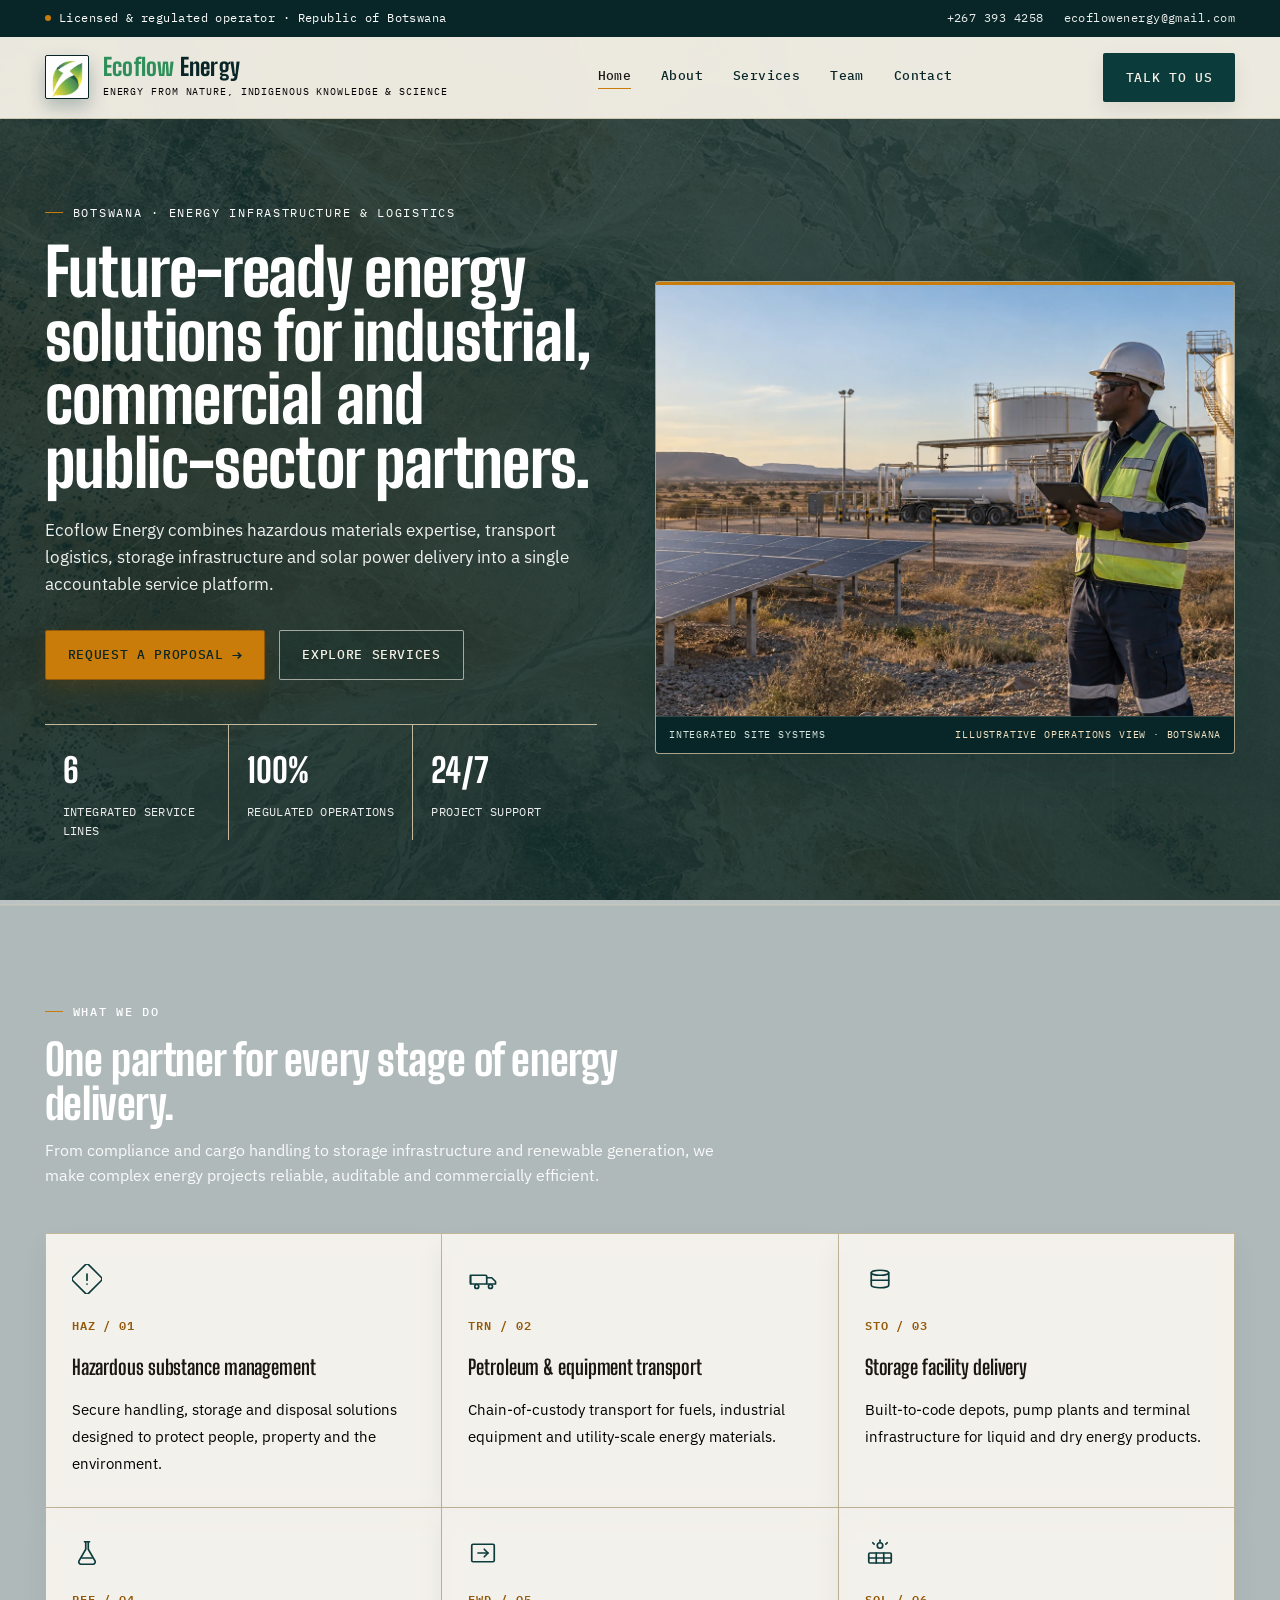
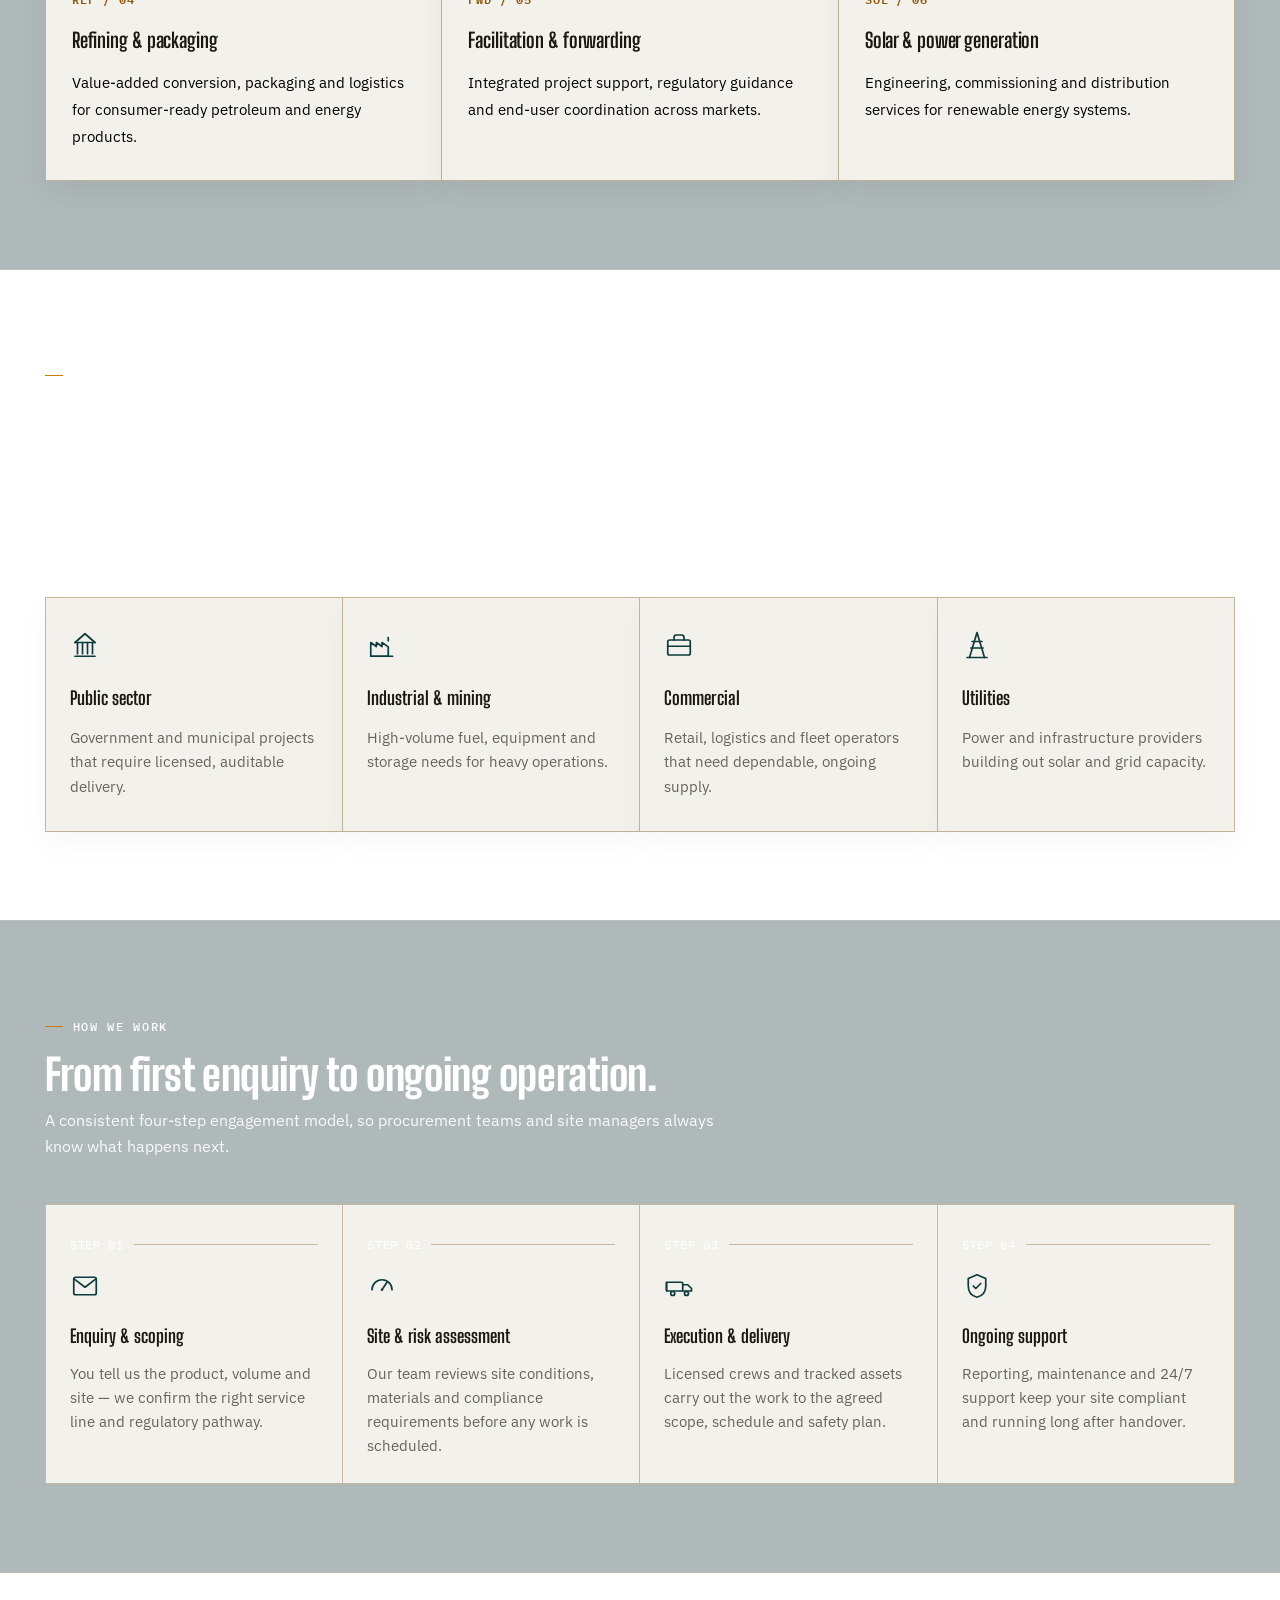
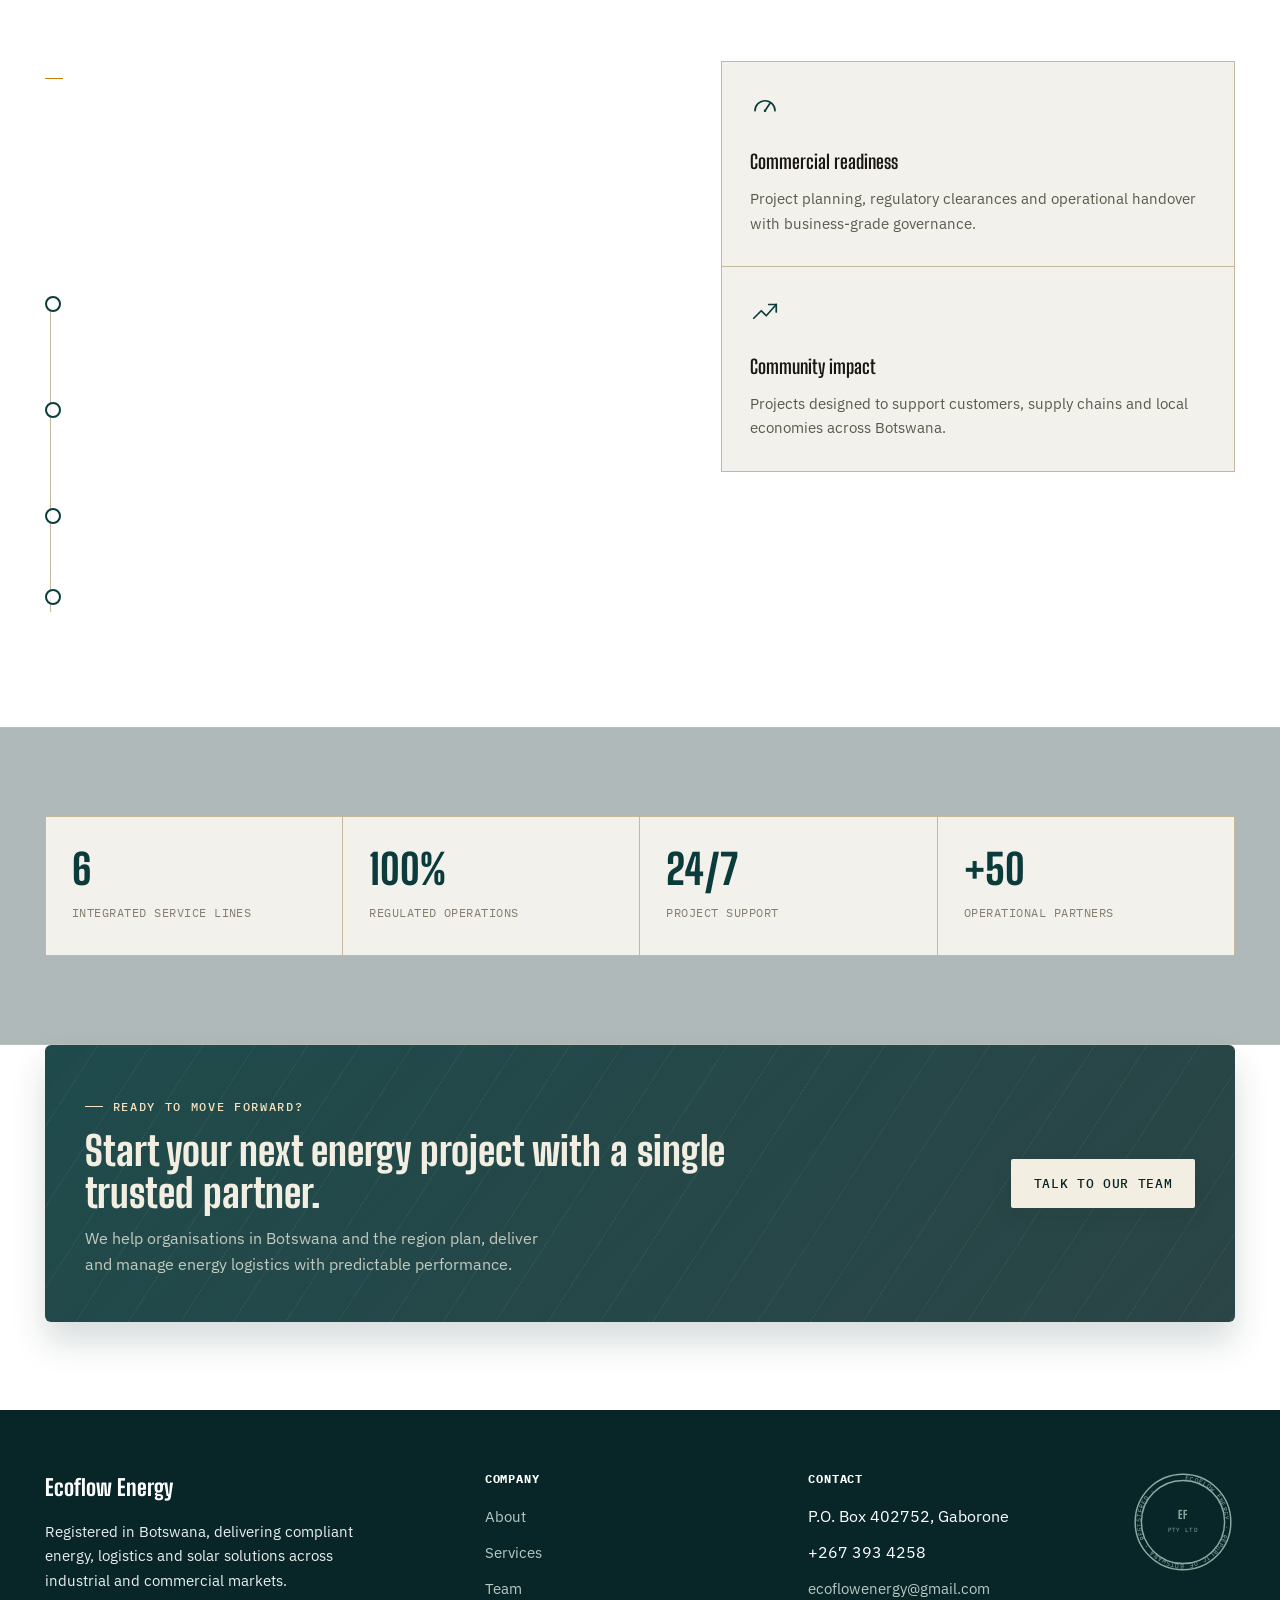
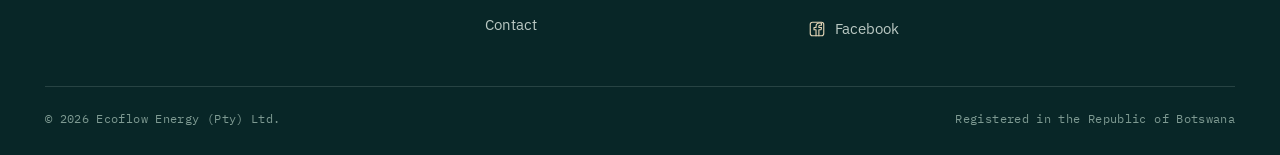
<file: index.html>
<!DOCTYPE html>
<html lang="en">
<head>
<meta charset="UTF-8">
<meta name="viewport" content="width=device-width, initial-scale=1.0">
<title>Ecoflow Energy — Integrated Energy, Logistics & Solar</title>
<meta name="description" content="Ecoflow Energy delivers integrated energy infrastructure, petroleum logistics, hazardous materials management and solar generation from Botswana to regional markets.">
<meta property="og:type" content="website">
<meta property="og:site_name" content="Ecoflow Energy">
<meta property="og:title" content="Ecoflow Energy — Integrated Energy, Logistics & Solar">
<meta property="og:description" content="Ecoflow Energy delivers integrated energy infrastructure, petroleum logistics, hazardous materials management and solar generation from Botswana to regional markets.">
<meta property="og:image" content="images/ecoflow-logo.jpg">
<meta property="og:locale" content="en_BW">
<meta name="twitter:card" content="summary">
<meta name="twitter:title" content="Ecoflow Energy — Integrated Energy, Logistics & Solar">
<meta name="twitter:description" content="Ecoflow Energy delivers integrated energy infrastructure, petroleum logistics, hazardous materials management and solar generation from Botswana to regional markets.">
<!-- Once the site is live, add a matching <link rel="canonical"> and og:url here with the real domain. -->
<link rel="stylesheet" href="styles.css">
<link rel="icon" type="image/jpeg" href="images/ecoflow-logo.jpg">
<script type="application/ld+json">
{
  "@context": "https://schema.org",
  "@type": "Organization",
  "name": "Ecoflow Energy (Pty) Ltd",
  "description": "Botswana-based energy company delivering hazardous materials management, petroleum transport, storage, refining and packaging, facilitation and forwarding, and solar power generation.",
  "address": {
    "@type": "PostalAddress",
    "postOfficeBoxNumber": "402752",
    "addressLocality": "Gaborone",
    "addressCountry": "BW"
  },
  "telephone": "+267 393 4258",
  "email": "ecoflowenergy@gmail.com",
  "areaServed": "Botswana",
  "sameAs": [
    "https://www.facebook.com/profile.php?id=61593228638392"
  ]
}
</script>
</head>
<body>
<a class="skip-link" href="#main">Skip to main content</a>
<svg style="display:none" aria-hidden="true">
  <symbol id="i-haz" viewBox="0 0 24 24"><rect x="3" y="3" width="18" height="18" rx="2" transform="rotate(45 12 12)"/><path d="M12 8v5"/><circle cx="12" cy="16" r="0.7" fill="currentColor" stroke="none"/></symbol>
  <symbol id="i-trn" viewBox="0 0 24 24"><rect x="2" y="9" width="13" height="7" rx="1"/><path d="M15 11h4l3 3v2h-7"/><circle cx="7" cy="18" r="1.6"/><circle cx="18" cy="18" r="1.6"/><line x1="2" y1="9" x2="2" y2="16"/></symbol>
  <symbol id="i-sto" viewBox="0 0 24 24"><path d="M5 7c0-1.1 3.13-2 7-2s7 .9 7 2v10c0 1.1-3.13 2-7 2s-7-.9-7-2V7z"/><path d="M5 7c0 1.1 3.13 2 7 2s7-.9 7-2"/><line x1="5" y1="13" x2="19" y2="13"/></symbol>
  <symbol id="i-ref" viewBox="0 0 24 24"><path d="M10 3h4"/><path d="M11 3v6l-5.5 9.5A2 2 0 0 0 7.2 21h9.6a2 2 0 0 0 1.7-2.5L13 9V3"/><line x1="8" y1="16" x2="16" y2="16"/></symbol>
  <symbol id="i-fwd" viewBox="0 0 24 24"><rect x="3" y="5" width="18" height="14" rx="1"/><path d="M8 12h8"/><path d="M13 9l3 3-3 3"/></symbol>
  <symbol id="i-sol" viewBox="0 0 24 24"><rect x="3" y="12" width="18" height="8" rx="1"/><line x1="9" y1="12" x2="9" y2="20"/><line x1="15" y1="12" x2="15" y2="20"/><line x1="3" y1="16" x2="21" y2="16"/><circle cx="12" cy="6" r="2.2"/><path d="M12 1.6v1.6M6.2 3.8l1.1 1.1M17.8 3.8l-1.1 1.1"/></symbol>
  <symbol id="i-shield" viewBox="0 0 24 24"><path d="M12 3l7 3v6c0 5-3 8-7 9-4-1-7-4-7-9V6l7-3z"/><path d="M9 12l2 2 4-4"/></symbol>
  <symbol id="i-scale" viewBox="0 0 24 24"><line x1="12" y1="3" x2="12" y2="21"/><line x1="5" y1="7" x2="19" y2="7"/><path d="M5 7l-3 6h6l-3-6z"/><path d="M19 7l-3 6h6l-3-6z"/><line x1="8" y1="21" x2="16" y2="21"/></symbol>
  <symbol id="i-gauge" viewBox="0 0 24 24"><path d="M4 15a8 8 0 1 1 16 0"/><line x1="12" y1="15" x2="16" y2="9"/><circle cx="12" cy="15" r="1" fill="currentColor" stroke="none"/></symbol>
  <symbol id="i-growth" viewBox="0 0 24 24"><polyline points="3,17 9,11 13,15 21,6"/><polyline points="15,6 21,6 21,12"/></symbol>
  <symbol id="i-pin" viewBox="0 0 24 24"><path d="M12 21s-7-6.2-7-11a7 7 0 1 1 14 0c0 4.8-7 11-7 11z"/><circle cx="12" cy="10" r="2.3"/></symbol>
  <symbol id="i-phone" viewBox="0 0 24 24"><path d="M5 4h4l1.5 4.5-2 1.6a12 12 0 0 0 5.4 5.4l1.6-2L20 15v4a1 1 0 0 1-1.1 1A16 16 0 0 1 4 5.1 1 1 0 0 1 5 4z"/></symbol>
  <symbol id="i-mail" viewBox="0 0 24 24"><rect x="3" y="5" width="18" height="14" rx="1.5"/><path d="M3.5 6.5L12 13l8.5-6.5"/></symbol>
  <symbol id="i-bank" viewBox="0 0 24 24"><path d="M4 10 L12 3 L20 10"/><path d="M4 10h16"/><path d="M6 10v9M10 10v9M14 10v9M18 10v9"/><path d="M4 21h16"/></symbol>
  <symbol id="i-factory" viewBox="0 0 24 24"><path d="M3 21V10l4.5 3.2V10l4.5 3.2V10l5 3.5V21z"/><path d="M3 21h17.5"/><path d="M17 8.5V6"/></symbol>
  <symbol id="i-briefcase" viewBox="0 0 24 24"><rect x="3" y="8" width="18" height="12" rx="1.5"/><path d="M8 8V6a2 2 0 0 1 2-2h4a2 2 0 0 1 2 2v2"/><line x1="3" y1="13" x2="21" y2="13"/></symbol>
  <symbol id="i-pylon" viewBox="0 0 24 24"><path d="M12 2 L6 22 M12 2 L18 22"/><path d="M8.1 9.2h7.8M7.1 14.4h9.8"/><path d="M4 22h16"/></symbol>
  <symbol id="i-avatar" viewBox="0 0 24 24"><circle cx="12" cy="8.2" r="4"/><path d="M4 21c0-4.4 3.6-7 8-7s8 2.6 8 7"/></symbol>
  <symbol id="i-linkedin" viewBox="0 0 24 24"><rect x="3" y="3" width="18" height="18" rx="2"/><line x1="7.5" y1="10.5" x2="7.5" y2="17"/><circle cx="7.5" cy="7" r="0.6" fill="currentColor" stroke="none"/><path d="M11.5 17v-4.2c0-1.6 1.1-2.5 2.4-2.5 1.3 0 2.1.9 2.1 2.5V17"/><line x1="11.5" y1="10.5" x2="11.5" y2="17"/></symbol>
  <symbol id="i-facebook" viewBox="0 0 24 24"><rect x="3" y="3" width="18" height="18" rx="3"/><path d="M14.5 21v-8h3l.5-3h-3.5V8.6c0-1.1.5-1.6 1.8-1.6H18V4.3c-.6-.2-1.5-.3-2.6-.3-2.8 0-4.7 1.7-4.7 4.8V10H8v3h2.7v8"/></symbol>
</svg>
<div class="utility-bar">
  <div class="wrap utility-row">
    <span class="status-dot">Licensed &amp; regulated operator &middot; Republic of Botswana</span>
    <span class="utility-contacts">
      <a href="tel:+2673934258">+267 393 4258</a>
      <a href="mailto:ecoflowenergy@gmail.com">ecoflowenergy@gmail.com</a>
    </span>
  </div>
</div>
<header class="site-header">
  <div class="wrap nav-bar">
    <a href="index.html" class="brand">
      <span class="mark" aria-hidden="true">
        <img src="images/ecoflow-logo.jpg" alt="Ecoflow Energy logo" style="width:100%;height:100%;object-fit:cover;display:block;">
      </span>
      <span>
        <strong><span class="brand-green">Ecoflow</span> <span class="brand-white">Energy</span></strong>
        <small>Energy from nature, indigenous knowledge &amp; science</small>
      </span>
    </a>
    <nav class="links">
      <a href="index.html">Home</a>
      <a href="about.html">About</a>
      <a href="services.html">Services</a>
      <a href="staff.html">Team</a>
      <a href="contact.html">Contact</a>
    </nav>
    <div class="nav-actions">
      <a href="contact.html" class="btn btn-primary">Talk to us</a>
      <button class="nav-toggle" aria-label="Open navigation" aria-expanded="false"><span></span><span></span><span></span></button>
    </div>
  </div>
  <div class="mobile-menu">
    <a href="index.html">Home</a>
    <a href="about.html">About</a>
    <a href="services.html">Services</a>
    <a href="staff.html">Team</a>
    <a href="contact.html">Contact</a>
  </div>
</header>
<main id="main">
  <section class="hero">
    <div class="wrap hero-grid">
      <div class="hero-copy">
        <span class="eyebrow">Botswana &middot; energy infrastructure &amp; logistics</span>
        <h1>Future-ready energy solutions for industrial, commercial and public-sector partners.</h1>
        <p>Ecoflow Energy combines hazardous materials expertise, transport logistics, storage infrastructure and solar power delivery into a single accountable service platform.</p>
        <div class="hero-actions">
          <a href="contact.html" class="btn btn-proposal">Request a proposal <span class="btn-arrow" aria-hidden="true">&rarr;</span></a>
          <a href="services.html" class="btn btn-secondary">Explore services</a>
        </div>
        <div class="hero-stats">
          <div><strong>6</strong><span>Integrated service lines</span></div>
          <div><strong>100%</strong><span>Regulated operations</span></div>
          <div><strong>24/7</strong><span>Project support</span></div>
        </div>
      </div>
      <div class="hero-visual">
        <figure class="hero-image reveal">
          <img src="images/generated/hero-integrated-energy-botswana.webp" width="1774" height="887" alt="Energy engineer overlooking solar panels, a tanker and storage tanks in a semi-arid landscape." loading="eager" decoding="async" fetchpriority="high">
          <figcaption>
            <span>Integrated site systems</span>
            <span>Illustrative operations view &middot; Botswana</span>
          </figcaption>
        </figure>
      </div>
    </div>
  </section>

  <section class="section section-alt">
    <div class="wrap">
      <div class="section-head reveal">
        <span class="tag">What we do</span>
        <h2>One partner for every stage of energy delivery.</h2>
        <p>From compliance and cargo handling to storage infrastructure and renewable generation, we make complex energy projects reliable, auditable and commercially efficient.</p>
      </div>

      <div class="service-grid">
        <article class="service-card reveal">
          <svg class="icon icon-lg"><use href="#i-haz"/></svg>
          <span class="code">HAZ&nbsp;/&nbsp;01</span>
          <h3>Hazardous substance management</h3>
          <p>Secure handling, storage and disposal solutions designed to protect people, property and the environment.</p>
        </article>
        <article class="service-card reveal">
          <svg class="icon icon-lg"><use href="#i-trn"/></svg>
          <span class="code">TRN&nbsp;/&nbsp;02</span>
          <h3>Petroleum &amp; equipment transport</h3>
          <p>Chain-of-custody transport for fuels, industrial equipment and utility-scale energy materials.</p>
        </article>
        <article class="service-card reveal">
          <svg class="icon icon-lg"><use href="#i-sto"/></svg>
          <span class="code">STO&nbsp;/&nbsp;03</span>
          <h3>Storage facility delivery</h3>
          <p>Built-to-code depots, pump plants and terminal infrastructure for liquid and dry energy products.</p>
        </article>
        <article class="service-card reveal">
          <svg class="icon icon-lg"><use href="#i-ref"/></svg>
          <span class="code">REF&nbsp;/&nbsp;04</span>
          <h3>Refining &amp; packaging</h3>
          <p>Value-added conversion, packaging and logistics for consumer-ready petroleum and energy products.</p>
        </article>
        <article class="service-card reveal">
          <svg class="icon icon-lg"><use href="#i-fwd"/></svg>
          <span class="code">FWD&nbsp;/&nbsp;05</span>
          <h3>Facilitation &amp; forwarding</h3>
          <p>Integrated project support, regulatory guidance and end-user coordination across markets.</p>
        </article>
        <article class="service-card reveal">
          <svg class="icon icon-lg"><use href="#i-sol"/></svg>
          <span class="code">SOL&nbsp;/&nbsp;06</span>
          <h3>Solar &amp; power generation</h3>
          <p>Engineering, commissioning and distribution services for renewable energy systems.</p>
        </article>
      </div>
    </div>
  </section>

  <section class="section">
    <div class="wrap">
      <div class="section-head reveal">
        <span class="tag">Who we serve</span>
        <h2>Built for the partners who can't afford downtime.</h2>
        <p>Public bodies, heavy industry and commercial operators all need the same thing: energy that arrives safely, on schedule, and on the record.</p>
      </div>
      <div class="values-panel">
        <div class="value-card reveal">
          <svg class="icon icon-lg"><use href="#i-bank"></use></svg>
          <h3>Public sector</h3>
          <p>Government and municipal projects that require licensed, auditable delivery.</p>
        </div>
        <div class="value-card reveal">
          <svg class="icon icon-lg"><use href="#i-factory"></use></svg>
          <h3>Industrial &amp; mining</h3>
          <p>High-volume fuel, equipment and storage needs for heavy operations.</p>
        </div>
        <div class="value-card reveal">
          <svg class="icon icon-lg"><use href="#i-briefcase"></use></svg>
          <h3>Commercial</h3>
          <p>Retail, logistics and fleet operators that need dependable, ongoing supply.</p>
        </div>
        <div class="value-card reveal">
          <svg class="icon icon-lg"><use href="#i-pylon"></use></svg>
          <h3>Utilities</h3>
          <p>Power and infrastructure providers building out solar and grid capacity.</p>
        </div>
      </div>
    </div>
  </section>

  <section class="section section-alt">
    <div class="wrap">
      <div class="section-head reveal">
        <span class="tag">How we work</span>
        <h2>From first enquiry to ongoing operation.</h2>
        <p>A consistent four-step engagement model, so procurement teams and site managers always know what happens next.</p>
      </div>
      <div class="process-strip">
        <div class="process-step reveal">
          <div class="step-no">STEP 01</div>
          <svg class="icon icon-lg"><use href="#i-mail"></use></svg>
          <h3>Enquiry &amp; scoping</h3>
          <p>You tell us the product, volume and site — we confirm the right service line and regulatory pathway.</p>
        </div>
        <div class="process-step reveal">
          <div class="step-no">STEP 02</div>
          <svg class="icon icon-lg"><use href="#i-gauge"></use></svg>
          <h3>Site &amp; risk assessment</h3>
          <p>Our team reviews site conditions, materials and compliance requirements before any work is scheduled.</p>
        </div>
        <div class="process-step reveal">
          <div class="step-no">STEP 03</div>
          <svg class="icon icon-lg"><use href="#i-trn"></use></svg>
          <h3>Execution &amp; delivery</h3>
          <p>Licensed crews and tracked assets carry out the work to the agreed scope, schedule and safety plan.</p>
        </div>
        <div class="process-step reveal">
          <div class="step-no">STEP 04</div>
          <svg class="icon icon-lg"><use href="#i-shield"></use></svg>
          <h3>Ongoing support</h3>
          <p>Reporting, maintenance and 24/7 support keep your site compliant and running long after handover.</p>
        </div>
      </div>
    </div>
  </section>

  <section class="section">
    <div class="wrap feature-grid">
      <div class="feature-copy reveal">
        <span class="tag">Why choose us</span>
        <h2>Built for operating efficiency, compliance and regional growth.</h2>
        <p>Ecoflow Energy provides one reliable team for projects that require technical oversight, risk management and structured execution.</p>
        <div class="feature-list">
          <div>
            <strong>Safety-led delivery</strong>
            <p>Every site, vehicle and asset is managed using documented procedures and safety training.</p>
          </div>
          <div>
            <strong>Regulatory confidence</strong>
            <p>Licensed operations, audited storage systems and transparent reporting keep projects compliant.</p>
          </div>
          <div>
            <strong>Scalable services</strong>
            <p>From single-site deployments to multi-location rollouts, we scale by design.</p>
          </div>
          <div>
            <strong>One accountable partner</strong>
            <p>A single point of coordination across logistics, infrastructure and energy generation.</p>
          </div>
        </div>
      </div>
      <div class="feature-visual reveal">
        <div class="visual-block">
          <svg class="icon icon-lg"><use href="#i-gauge"/></svg>
          <h3>Commercial readiness</h3>
          <p>Project planning, regulatory clearances and operational handover with business-grade governance.</p>
        </div>
        <div class="visual-block">
          <svg class="icon icon-lg"><use href="#i-growth"/></svg>
          <h3>Community impact</h3>
          <p>Projects designed to support customers, supply chains and local economies across Botswana.</p>
        </div>
      </div>
    </div>
  </section>

  <section class="section section-alt">
    <div class="wrap stats-grid">
      <div class="stat-card reveal">
        <span>6</span>
        <p>Integrated service lines</p>
      </div>
      <div class="stat-card reveal">
        <span>100%</span>
        <p>Regulated operations</p>
      </div>
      <div class="stat-card reveal">
        <span>24/7</span>
        <p>Project support</p>
      </div>
      <div class="stat-card reveal">
        <span>+50</span>
        <p>Operational partners</p>
      </div>
    </div>
  </section>

  <section class="section cta-panel">
    <div class="wrap cta-copy reveal">
      <div>
        <span class="tag">Ready to move forward?</span>
        <h2>Start your next energy project with a single trusted partner.</h2>
        <p>We help organisations in Botswana and the region plan, deliver and manage energy logistics with predictable performance.</p>
      </div>
      <a href="contact.html" class="btn btn-primary">Talk to our team</a>
    </div>
  </section>
</main>
<footer class="site-footer">
  <div class="wrap footer-grid">
    <div>
      <h3>Ecoflow Energy</h3>
      <p>Registered in Botswana, delivering compliant energy, logistics and solar solutions across industrial and commercial markets.</p>
    </div>
    <div>
      <h4>Company</h4>
      <ul>
        <li><a href="about.html">About</a></li>
        <li><a href="services.html">Services</a></li>
        <li><a href="staff.html">Team</a></li>
        <li><a href="contact.html">Contact</a></li>
      </ul>
    </div>
    <div>
      <h4>Contact</h4>
      <ul>
        <li>P.O. Box 402752, Gaborone</li>
        <li>+267 393 4258</li>
        <li><a href="mailto:ecoflowenergy@gmail.com">ecoflowenergy@gmail.com</a></li>
        <li><a class="footer-social-link" href="https://www.facebook.com/profile.php?id=61593228638392" target="_blank" rel="noopener noreferrer"><svg class="icon" aria-hidden="true"><use href="#i-facebook"></use></svg><span>Facebook</span></a></li>
      </ul>
    </div>
    <svg class="footer-seal seal" viewBox="0 0 100 100" aria-hidden="true">
      <circle class="ring" cx="50" cy="50" r="46"></circle>
      <circle class="ring" cx="50" cy="50" r="40"></circle>
      <path id="sealtext" d="M 50 10 A 40 40 0 1 1 49.9 10" fill="none"></path>
      <text font-size="6.2"><textPath href="#sealtext" startOffset="2">ECOFLOW ENERGY &middot; REPUBLIC OF BOTSWANA &middot; REGISTERED &middot; </textPath></text>
      <text class="center-mark" x="50" y="47" text-anchor="middle" font-size="11">EF</text>
      <text x="50" y="60" text-anchor="middle" font-size="5.4" font-family="IBM Plex Mono, monospace">PTY LTD</text>
    </svg>
  </div>
  <div class="wrap footer-bottom">
    <span>© 2026 Ecoflow Energy (Pty) Ltd.</span>
    <span>Registered in the Republic of Botswana</span>
  </div>
</footer>
<script src="script.js"></script>
</body>
</html>
</file>
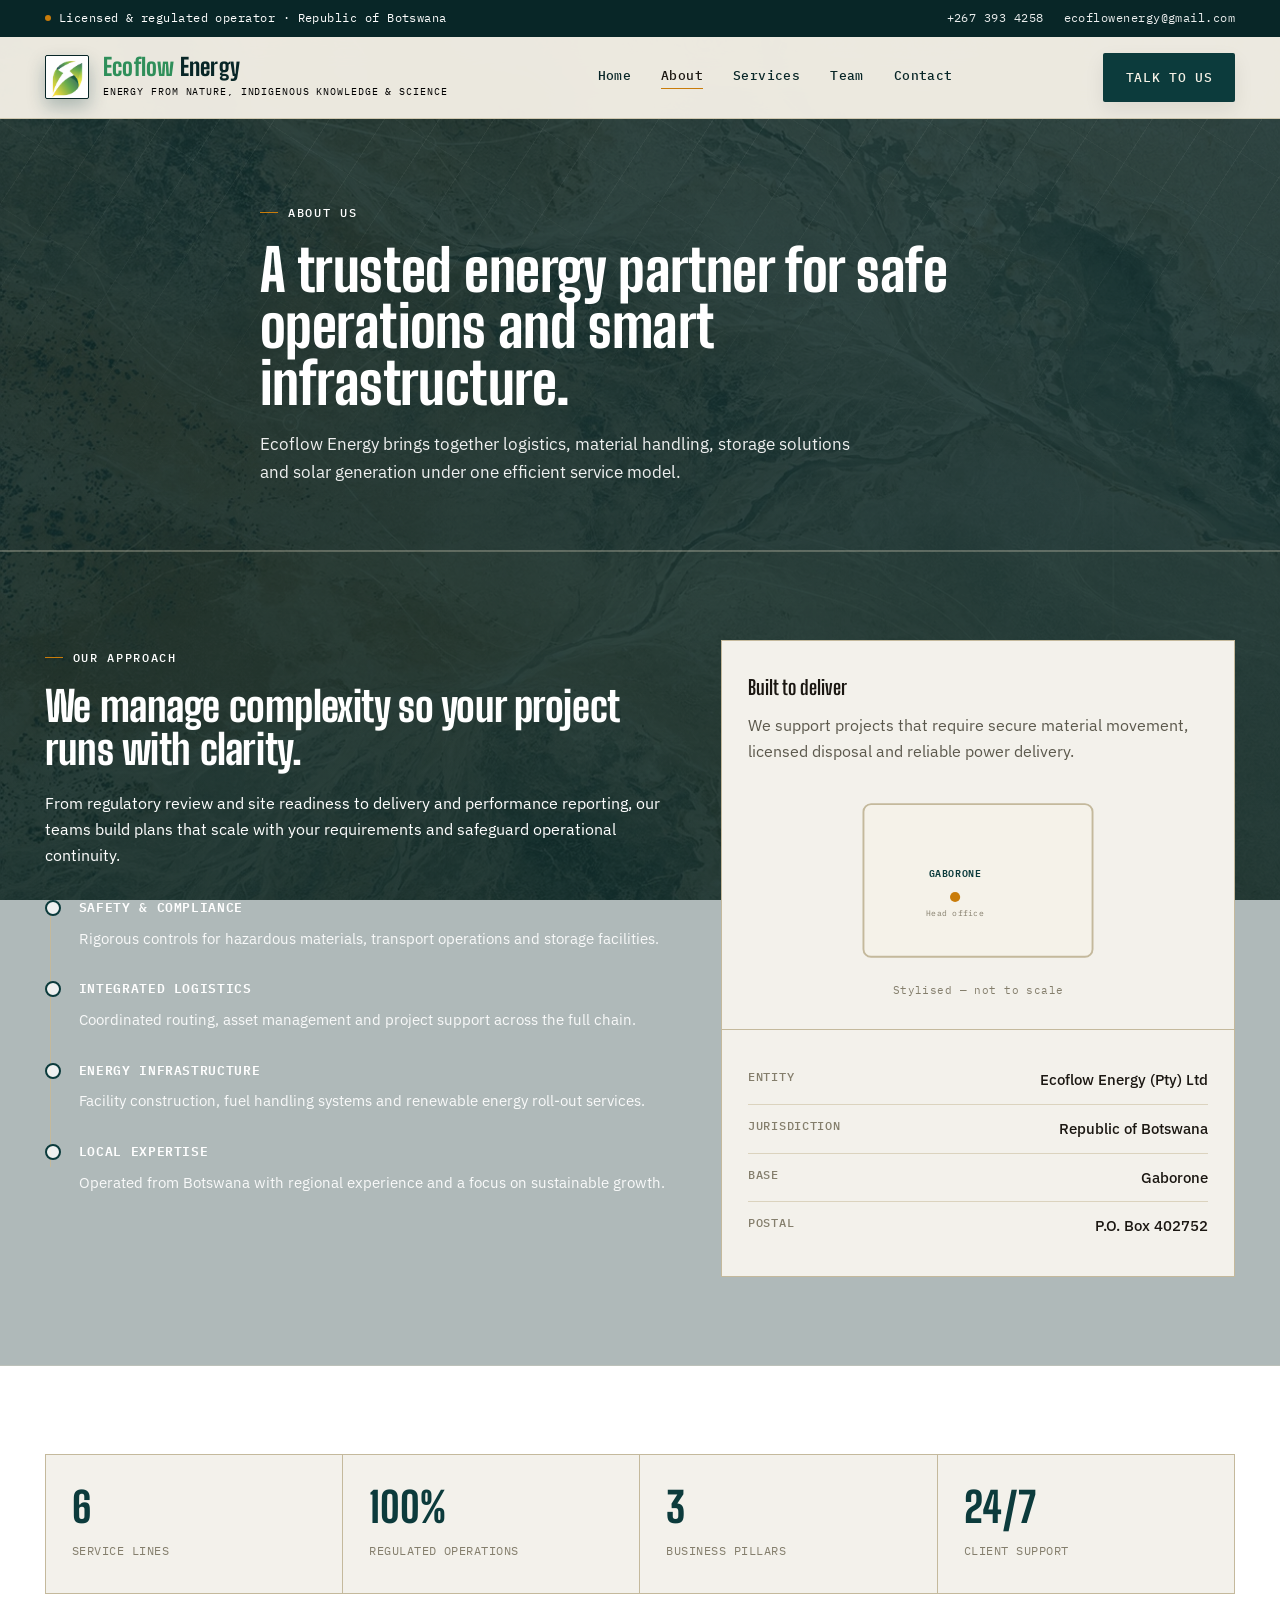
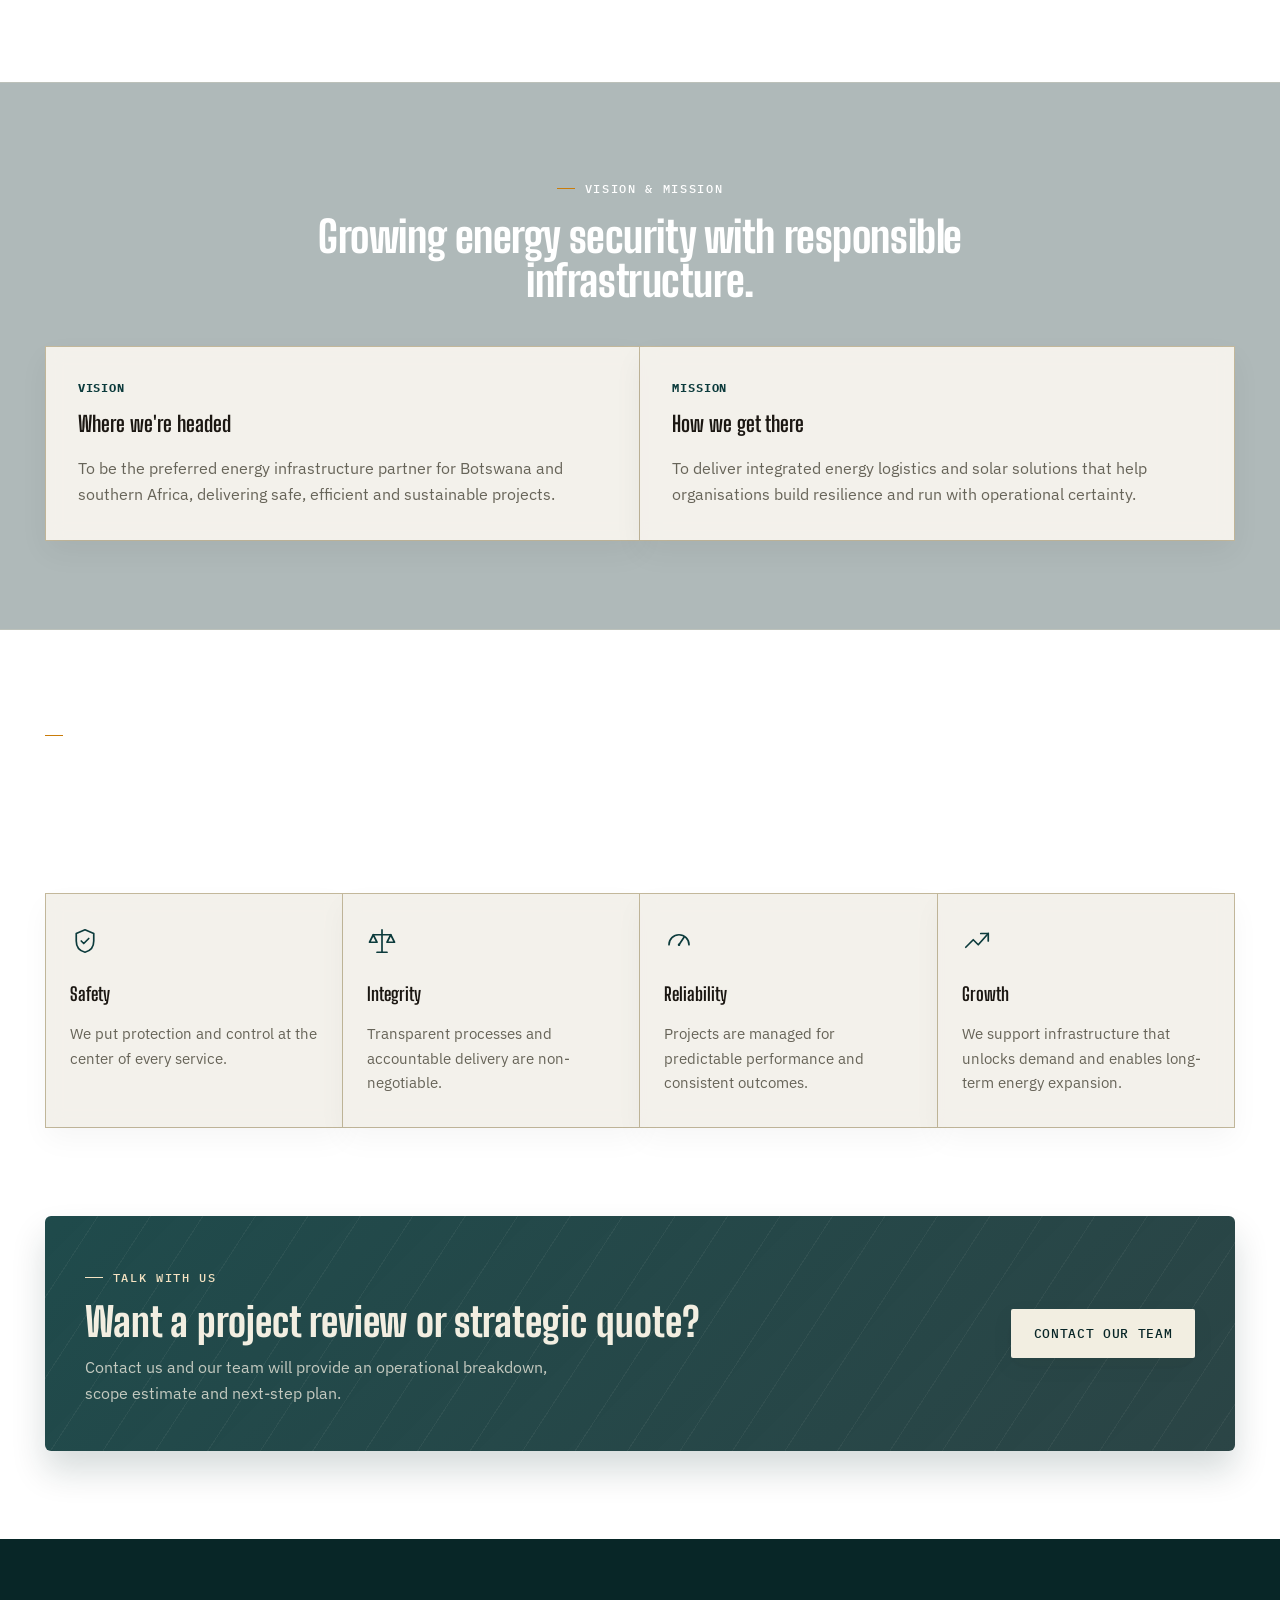
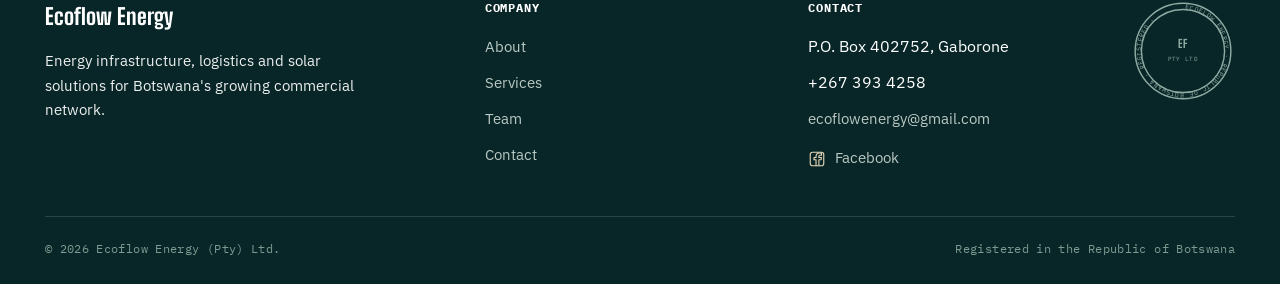
<file: about.html>
<!DOCTYPE html>
<html lang="en">
<head>
<meta charset="UTF-8">
<meta name="viewport" content="width=device-width, initial-scale=1.0">
<title>About Ecoflow Energy</title>
<meta name="description" content="Ecoflow Energy is a Botswana energy company focused on logistics, storage infrastructure, compliant operations and renewable energy delivery.">
<meta property="og:type" content="website">
<meta property="og:site_name" content="Ecoflow Energy">
<meta property="og:title" content="About Ecoflow Energy">
<meta property="og:description" content="Ecoflow Energy is a Botswana energy company focused on logistics, storage infrastructure, compliant operations and renewable energy delivery.">
<meta property="og:image" content="images/ecoflow-logo.jpg">
<meta property="og:locale" content="en_BW">
<meta name="twitter:card" content="summary">
<meta name="twitter:title" content="About Ecoflow Energy">
<meta name="twitter:description" content="Ecoflow Energy is a Botswana energy company focused on logistics, storage infrastructure, compliant operations and renewable energy delivery.">
<!-- Once the site is live, add a matching <link rel="canonical"> and og:url here with the real domain. -->
<link rel="stylesheet" href="styles.css">
<link rel="icon" type="image/jpeg" href="images/ecoflow-logo.jpg">
</head>
<body>
<a class="skip-link" href="#main">Skip to main content</a>
<svg style="display:none" aria-hidden="true">
  <symbol id="i-haz" viewBox="0 0 24 24"><rect x="3" y="3" width="18" height="18" rx="2" transform="rotate(45 12 12)"/><path d="M12 8v5"/><circle cx="12" cy="16" r="0.7" fill="currentColor" stroke="none"/></symbol>
  <symbol id="i-trn" viewBox="0 0 24 24"><rect x="2" y="9" width="13" height="7" rx="1"/><path d="M15 11h4l3 3v2h-7"/><circle cx="7" cy="18" r="1.6"/><circle cx="18" cy="18" r="1.6"/><line x1="2" y1="9" x2="2" y2="16"/></symbol>
  <symbol id="i-sto" viewBox="0 0 24 24"><path d="M5 7c0-1.1 3.13-2 7-2s7 .9 7 2v10c0 1.1-3.13 2-7 2s-7-.9-7-2V7z"/><path d="M5 7c0 1.1 3.13 2 7 2s7-.9 7-2"/><line x1="5" y1="13" x2="19" y2="13"/></symbol>
  <symbol id="i-ref" viewBox="0 0 24 24"><path d="M10 3h4"/><path d="M11 3v6l-5.5 9.5A2 2 0 0 0 7.2 21h9.6a2 2 0 0 0 1.7-2.5L13 9V3"/><line x1="8" y1="16" x2="16" y2="16"/></symbol>
  <symbol id="i-fwd" viewBox="0 0 24 24"><rect x="3" y="5" width="18" height="14" rx="1"/><path d="M8 12h8"/><path d="M13 9l3 3-3 3"/></symbol>
  <symbol id="i-sol" viewBox="0 0 24 24"><rect x="3" y="12" width="18" height="8" rx="1"/><line x1="9" y1="12" x2="9" y2="20"/><line x1="15" y1="12" x2="15" y2="20"/><line x1="3" y1="16" x2="21" y2="16"/><circle cx="12" cy="6" r="2.2"/><path d="M12 1.6v1.6M6.2 3.8l1.1 1.1M17.8 3.8l-1.1 1.1"/></symbol>
  <symbol id="i-shield" viewBox="0 0 24 24"><path d="M12 3l7 3v6c0 5-3 8-7 9-4-1-7-4-7-9V6l7-3z"/><path d="M9 12l2 2 4-4"/></symbol>
  <symbol id="i-scale" viewBox="0 0 24 24"><line x1="12" y1="3" x2="12" y2="21"/><line x1="5" y1="7" x2="19" y2="7"/><path d="M5 7l-3 6h6l-3-6z"/><path d="M19 7l-3 6h6l-3-6z"/><line x1="8" y1="21" x2="16" y2="21"/></symbol>
  <symbol id="i-gauge" viewBox="0 0 24 24"><path d="M4 15a8 8 0 1 1 16 0"/><line x1="12" y1="15" x2="16" y2="9"/><circle cx="12" cy="15" r="1" fill="currentColor" stroke="none"/></symbol>
  <symbol id="i-growth" viewBox="0 0 24 24"><polyline points="3,17 9,11 13,15 21,6"/><polyline points="15,6 21,6 21,12"/></symbol>
  <symbol id="i-pin" viewBox="0 0 24 24"><path d="M12 21s-7-6.2-7-11a7 7 0 1 1 14 0c0 4.8-7 11-7 11z"/><circle cx="12" cy="10" r="2.3"/></symbol>
  <symbol id="i-phone" viewBox="0 0 24 24"><path d="M5 4h4l1.5 4.5-2 1.6a12 12 0 0 0 5.4 5.4l1.6-2L20 15v4a1 1 0 0 1-1.1 1A16 16 0 0 1 4 5.1 1 1 0 0 1 5 4z"/></symbol>
  <symbol id="i-mail" viewBox="0 0 24 24"><rect x="3" y="5" width="18" height="14" rx="1.5"/><path d="M3.5 6.5L12 13l8.5-6.5"/></symbol>
  <symbol id="i-bank" viewBox="0 0 24 24"><path d="M4 10 L12 3 L20 10"/><path d="M4 10h16"/><path d="M6 10v9M10 10v9M14 10v9M18 10v9"/><path d="M4 21h16"/></symbol>
  <symbol id="i-factory" viewBox="0 0 24 24"><path d="M3 21V10l4.5 3.2V10l4.5 3.2V10l5 3.5V21z"/><path d="M3 21h17.5"/><path d="M17 8.5V6"/></symbol>
  <symbol id="i-briefcase" viewBox="0 0 24 24"><rect x="3" y="8" width="18" height="12" rx="1.5"/><path d="M8 8V6a2 2 0 0 1 2-2h4a2 2 0 0 1 2 2v2"/><line x1="3" y1="13" x2="21" y2="13"/></symbol>
  <symbol id="i-pylon" viewBox="0 0 24 24"><path d="M12 2 L6 22 M12 2 L18 22"/><path d="M8.1 9.2h7.8M7.1 14.4h9.8"/><path d="M4 22h16"/></symbol>
  <symbol id="i-avatar" viewBox="0 0 24 24"><circle cx="12" cy="8.2" r="4"/><path d="M4 21c0-4.4 3.6-7 8-7s8 2.6 8 7"/></symbol>
  <symbol id="i-linkedin" viewBox="0 0 24 24"><rect x="3" y="3" width="18" height="18" rx="2"/><line x1="7.5" y1="10.5" x2="7.5" y2="17"/><circle cx="7.5" cy="7" r="0.6" fill="currentColor" stroke="none"/><path d="M11.5 17v-4.2c0-1.6 1.1-2.5 2.4-2.5 1.3 0 2.1.9 2.1 2.5V17"/><line x1="11.5" y1="10.5" x2="11.5" y2="17"/></symbol>
  <symbol id="i-facebook" viewBox="0 0 24 24"><rect x="3" y="3" width="18" height="18" rx="3"/><path d="M14.5 21v-8h3l.5-3h-3.5V8.6c0-1.1.5-1.6 1.8-1.6H18V4.3c-.6-.2-1.5-.3-2.6-.3-2.8 0-4.7 1.7-4.7 4.8V10H8v3h2.7v8"/></symbol>
</svg>
<div class="utility-bar">
  <div class="wrap utility-row">
    <span class="status-dot">Licensed &amp; regulated operator &middot; Republic of Botswana</span>
    <span class="utility-contacts">
      <a href="tel:+2673934258">+267 393 4258</a>
      <a href="mailto:ecoflowenergy@gmail.com">ecoflowenergy@gmail.com</a>
    </span>
  </div>
</div>
<header class="site-header">
  <div class="wrap nav-bar">
    <a href="index.html" class="brand">
      <span class="mark" aria-hidden="true">
        <img src="images/ecoflow-logo.jpg" alt="Ecoflow Energy logo" style="width:100%;height:100%;object-fit:cover;display:block;">
      </span>
      <span>
        <strong><span class="brand-green">Ecoflow</span> <span class="brand-white">Energy</span></strong>
        <small>Energy from nature, indigenous knowledge &amp; science</small>
      </span>
    </a>
    <nav class="links">
      <a href="index.html">Home</a>
      <a href="about.html">About</a>
      <a href="services.html">Services</a>
      <a href="staff.html">Team</a>
      <a href="contact.html">Contact</a>
    </nav>
    <div class="nav-actions">
      <a href="contact.html" class="btn btn-primary">Talk to us</a>
      <button class="nav-toggle" aria-label="Open navigation" aria-expanded="false"><span></span><span></span><span></span></button>
    </div>
  </div>
  <div class="mobile-menu">
    <a href="index.html">Home</a>
    <a href="about.html">About</a>
    <a href="services.html">Services</a>
    <a href="staff.html">Team</a>
    <a href="contact.html">Contact</a>
  </div>
</header>
<main id="main">
  <section class="page-hero">
    <div class="wrap">
      <span class="tag">About us</span>
      <h1>A trusted energy partner for safe operations and smart infrastructure.</h1>
      <p>Ecoflow Energy brings together logistics, material handling, storage solutions and solar generation under one efficient service model.</p>
    </div>
  </section>

  <section class="section section-alt">
    <div class="wrap feature-grid">
      <div class="feature-copy reveal">
        <span class="tag">Our approach</span>
        <h2>We manage complexity so your project runs with clarity.</h2>
        <p>From regulatory review and site readiness to delivery and performance reporting, our teams build plans that scale with your requirements and safeguard operational continuity.</p>
        <div class="feature-list">
          <div>
            <strong>Safety &amp; compliance</strong>
            <p>Rigorous controls for hazardous materials, transport operations and storage facilities.</p>
          </div>
          <div>
            <strong>Integrated logistics</strong>
            <p>Coordinated routing, asset management and project support across the full chain.</p>
          </div>
          <div>
            <strong>Energy infrastructure</strong>
            <p>Facility construction, fuel handling systems and renewable energy roll-out services.</p>
          </div>
          <div>
            <strong>Local expertise</strong>
            <p>Operated from Botswana with regional experience and a focus on sustainable growth.</p>
          </div>
        </div>
      </div>
      <div class="feature-visual visual-panel reveal">
        <div class="panel-item">
          <h3>Built to deliver</h3>
          <p>We support projects that require secure material movement, licensed disposal and reliable power delivery.</p>
          <svg class="coverage-map" viewBox="0 0 220 150" aria-hidden="true">
            <rect x="20" y="15" width="180" height="120" rx="6"></rect>
            <circle cx="92" cy="88" r="4"></circle>
            <text x="92" y="72" text-anchor="middle">GABORONE</text>
            <text x="92" y="103" text-anchor="middle" class="sub">Head office</text>
          </svg>
          <span class="map-caption">Stylised — not to scale</span>
        </div>
        <div class="panel-list">
          <div><strong>Entity</strong><span>Ecoflow Energy (Pty) Ltd</span></div>
          <div><strong>Jurisdiction</strong><span>Republic of Botswana</span></div>
          <div><strong>Base</strong><span>Gaborone</span></div>
          <div><strong>Postal</strong><span>P.O. Box 402752</span></div>
        </div>
      </div>
    </div>
  </section>

  <section class="section">
    <div class="wrap stats-grid">
      <div class="stat-card reveal">
        <span>6</span>
        <p>Service lines</p>
      </div>
      <div class="stat-card reveal">
        <span>100%</span>
        <p>Regulated operations</p>
      </div>
      <div class="stat-card reveal">
        <span>3</span>
        <p>Business pillars</p>
      </div>
      <div class="stat-card reveal">
        <span>24/7</span>
        <p>Client support</p>
      </div>
    </div>
  </section>

  <section class="section section-alt">
    <div class="wrap">
      <div class="section-head center reveal">
        <span class="tag">Vision &amp; mission</span>
        <h2>Growing energy security with responsible infrastructure.</h2>
      </div>
      <div class="grid-2">
        <article class="info-card">
          <strong>Vision</strong>
          <h3>Where we're headed</h3>
          <p>To be the preferred energy infrastructure partner for Botswana and southern Africa, delivering safe, efficient and sustainable projects.</p>
        </article>
        <article class="info-card">
          <strong>Mission</strong>
          <h3>How we get there</h3>
          <p>To deliver integrated energy logistics and solar solutions that help organisations build resilience and run with operational certainty.</p>
        </article>
      </div>
    </div>
  </section>

  <section class="section">
    <div class="wrap">
      <div class="section-head reveal">
        <span class="tag">What guides us</span>
        <h2>Four principles behind every project we take on.</h2>
      </div>
      <div class="values-panel">
        <div class="value-card reveal">
          <svg class="icon icon-lg"><use href="#i-shield"/></svg>
          <h3>Safety</h3>
          <p>We put protection and control at the center of every service.</p>
        </div>
        <div class="value-card reveal">
          <svg class="icon icon-lg"><use href="#i-scale"/></svg>
          <h3>Integrity</h3>
          <p>Transparent processes and accountable delivery are non-negotiable.</p>
        </div>
        <div class="value-card reveal">
          <svg class="icon icon-lg"><use href="#i-gauge"/></svg>
          <h3>Reliability</h3>
          <p>Projects are managed for predictable performance and consistent outcomes.</p>
        </div>
        <div class="value-card reveal">
          <svg class="icon icon-lg"><use href="#i-growth"/></svg>
          <h3>Growth</h3>
          <p>We support infrastructure that unlocks demand and enables long-term energy expansion.</p>
        </div>
      </div>
    </div>
  </section>

  <section class="section cta-panel">
    <div class="wrap cta-copy reveal">
      <div>
        <span class="tag">Talk with us</span>
        <h2>Want a project review or strategic quote?</h2>
        <p>Contact us and our team will provide an operational breakdown, scope estimate and next-step plan.</p>
      </div>
      <a href="contact.html" class="btn btn-primary">Contact our team</a>
    </div>
  </section>
</main>
<footer class="site-footer">
  <div class="wrap footer-grid">
    <div>
      <h3>Ecoflow Energy</h3>
      <p>Energy infrastructure, logistics and solar solutions for Botswana's growing commercial network.</p>
    </div>
    <div>
      <h4>Company</h4>
      <ul>
        <li><a href="about.html">About</a></li>
        <li><a href="services.html">Services</a></li>
        <li><a href="staff.html">Team</a></li>
        <li><a href="contact.html">Contact</a></li>
      </ul>
    </div>
    <div>
      <h4>Contact</h4>
      <ul>
        <li>P.O. Box 402752, Gaborone</li>
        <li>+267 393 4258</li>
        <li><a href="mailto:ecoflowenergy@gmail.com">ecoflowenergy@gmail.com</a></li>
        <li><a class="footer-social-link" href="https://www.facebook.com/profile.php?id=61593228638392" target="_blank" rel="noopener noreferrer"><svg class="icon" aria-hidden="true"><use href="#i-facebook"></use></svg><span>Facebook</span></a></li>
      </ul>
    </div>
    <svg class="footer-seal seal" viewBox="0 0 100 100" aria-hidden="true">
      <circle class="ring" cx="50" cy="50" r="46"></circle>
      <circle class="ring" cx="50" cy="50" r="40"></circle>
      <path id="sealtext2" d="M 50 10 A 40 40 0 1 1 49.9 10" fill="none"></path>
      <text font-size="6.2"><textPath href="#sealtext2" startOffset="2">ECOFLOW ENERGY &middot; REPUBLIC OF BOTSWANA &middot; REGISTERED &middot; </textPath></text>
      <text class="center-mark" x="50" y="47" text-anchor="middle" font-size="11">EF</text>
      <text x="50" y="60" text-anchor="middle" font-size="5.4" font-family="IBM Plex Mono, monospace">PTY LTD</text>
    </svg>
  </div>
  <div class="wrap footer-bottom">
    <span>© 2026 Ecoflow Energy (Pty) Ltd.</span>
    <span>Registered in the Republic of Botswana</span>
  </div>
</footer>
<script src="script.js"></script>
</body>
</html>
</file>
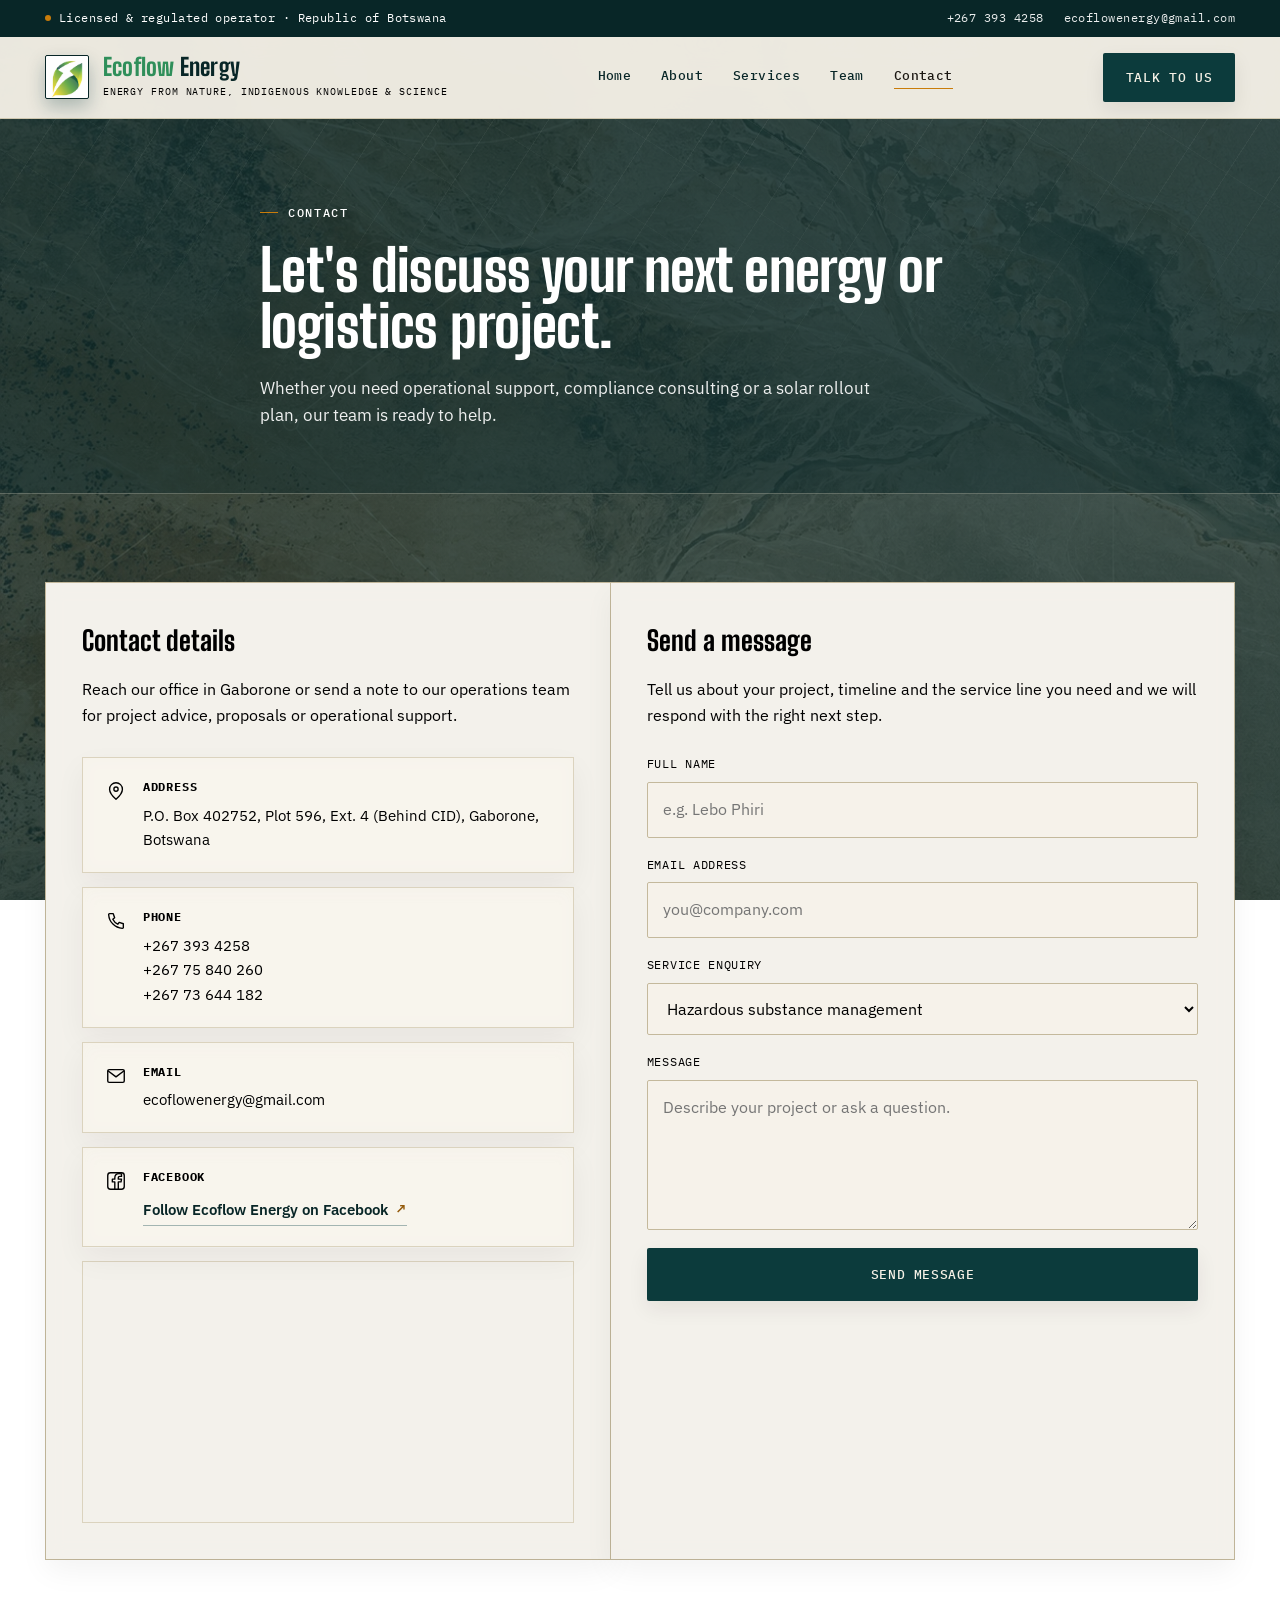
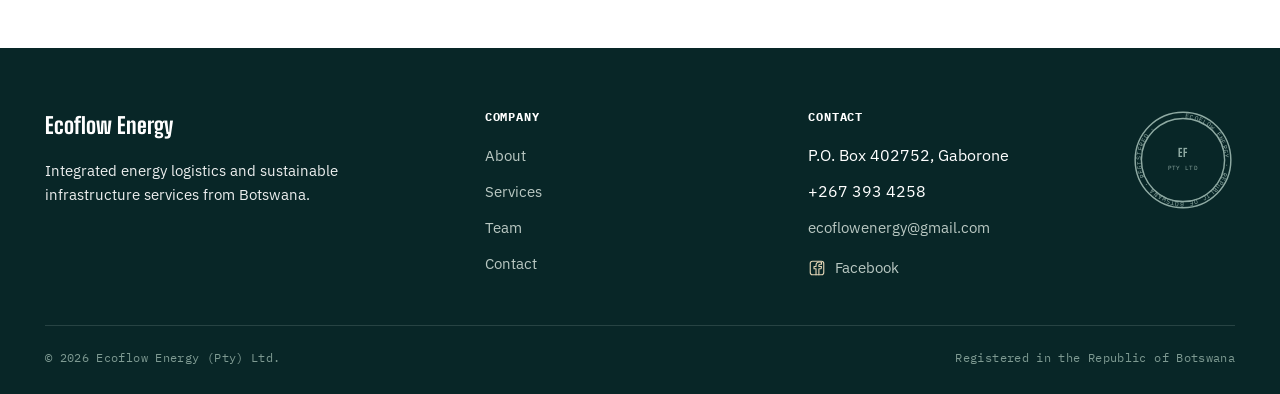
<file: contact.html>
<!DOCTYPE html>
<html lang="en">
<head>
<meta charset="UTF-8">
<meta name="viewport" content="width=device-width, initial-scale=1.0">
<title>Contact Ecoflow Energy</title>
<meta name="description" content="Reach Ecoflow Energy for project enquiries, proposals, logistics support and solar infrastructure planning.">
<meta property="og:type" content="website">
<meta property="og:site_name" content="Ecoflow Energy">
<meta property="og:title" content="Contact Ecoflow Energy">
<meta property="og:description" content="Reach Ecoflow Energy for project enquiries, proposals, logistics support and solar infrastructure planning.">
<meta property="og:image" content="images/ecoflow-logo.jpg">
<meta property="og:locale" content="en_BW">
<meta name="twitter:card" content="summary">
<meta name="twitter:title" content="Contact Ecoflow Energy">
<meta name="twitter:description" content="Reach Ecoflow Energy for project enquiries, proposals, logistics support and solar infrastructure planning.">
<!-- Once the site is live, add a matching <link rel="canonical"> and og:url here with the real domain. -->
<link rel="stylesheet" href="styles.css">
<link rel="icon" type="image/jpeg" href="images/ecoflow-logo.jpg">
</head>
<body>
<a class="skip-link" href="#main">Skip to main content</a>
<svg style="display:none" aria-hidden="true">
  <symbol id="i-haz" viewBox="0 0 24 24"><rect x="3" y="3" width="18" height="18" rx="2" transform="rotate(45 12 12)"/><path d="M12 8v5"/><circle cx="12" cy="16" r="0.7" fill="currentColor" stroke="none"/></symbol>
  <symbol id="i-trn" viewBox="0 0 24 24"><rect x="2" y="9" width="13" height="7" rx="1"/><path d="M15 11h4l3 3v2h-7"/><circle cx="7" cy="18" r="1.6"/><circle cx="18" cy="18" r="1.6"/><line x1="2" y1="9" x2="2" y2="16"/></symbol>
  <symbol id="i-sto" viewBox="0 0 24 24"><path d="M5 7c0-1.1 3.13-2 7-2s7 .9 7 2v10c0 1.1-3.13 2-7 2s-7-.9-7-2V7z"/><path d="M5 7c0 1.1 3.13 2 7 2s7-.9 7-2"/><line x1="5" y1="13" x2="19" y2="13"/></symbol>
  <symbol id="i-ref" viewBox="0 0 24 24"><path d="M10 3h4"/><path d="M11 3v6l-5.5 9.5A2 2 0 0 0 7.2 21h9.6a2 2 0 0 0 1.7-2.5L13 9V3"/><line x1="8" y1="16" x2="16" y2="16"/></symbol>
  <symbol id="i-fwd" viewBox="0 0 24 24"><rect x="3" y="5" width="18" height="14" rx="1"/><path d="M8 12h8"/><path d="M13 9l3 3-3 3"/></symbol>
  <symbol id="i-sol" viewBox="0 0 24 24"><rect x="3" y="12" width="18" height="8" rx="1"/><line x1="9" y1="12" x2="9" y2="20"/><line x1="15" y1="12" x2="15" y2="20"/><line x1="3" y1="16" x2="21" y2="16"/><circle cx="12" cy="6" r="2.2"/><path d="M12 1.6v1.6M6.2 3.8l1.1 1.1M17.8 3.8l-1.1 1.1"/></symbol>
  <symbol id="i-shield" viewBox="0 0 24 24"><path d="M12 3l7 3v6c0 5-3 8-7 9-4-1-7-4-7-9V6l7-3z"/><path d="M9 12l2 2 4-4"/></symbol>
  <symbol id="i-scale" viewBox="0 0 24 24"><line x1="12" y1="3" x2="12" y2="21"/><line x1="5" y1="7" x2="19" y2="7"/><path d="M5 7l-3 6h6l-3-6z"/><path d="M19 7l-3 6h6l-3-6z"/><line x1="8" y1="21" x2="16" y2="21"/></symbol>
  <symbol id="i-gauge" viewBox="0 0 24 24"><path d="M4 15a8 8 0 1 1 16 0"/><line x1="12" y1="15" x2="16" y2="9"/><circle cx="12" cy="15" r="1" fill="currentColor" stroke="none"/></symbol>
  <symbol id="i-growth" viewBox="0 0 24 24"><polyline points="3,17 9,11 13,15 21,6"/><polyline points="15,6 21,6 21,12"/></symbol>
  <symbol id="i-pin" viewBox="0 0 24 24"><path d="M12 21s-7-6.2-7-11a7 7 0 1 1 14 0c0 4.8-7 11-7 11z"/><circle cx="12" cy="10" r="2.3"/></symbol>
  <symbol id="i-phone" viewBox="0 0 24 24"><path d="M5 4h4l1.5 4.5-2 1.6a12 12 0 0 0 5.4 5.4l1.6-2L20 15v4a1 1 0 0 1-1.1 1A16 16 0 0 1 4 5.1 1 1 0 0 1 5 4z"/></symbol>
  <symbol id="i-mail" viewBox="0 0 24 24"><rect x="3" y="5" width="18" height="14" rx="1.5"/><path d="M3.5 6.5L12 13l8.5-6.5"/></symbol>
  <symbol id="i-bank" viewBox="0 0 24 24"><path d="M4 10 L12 3 L20 10"/><path d="M4 10h16"/><path d="M6 10v9M10 10v9M14 10v9M18 10v9"/><path d="M4 21h16"/></symbol>
  <symbol id="i-factory" viewBox="0 0 24 24"><path d="M3 21V10l4.5 3.2V10l4.5 3.2V10l5 3.5V21z"/><path d="M3 21h17.5"/><path d="M17 8.5V6"/></symbol>
  <symbol id="i-briefcase" viewBox="0 0 24 24"><rect x="3" y="8" width="18" height="12" rx="1.5"/><path d="M8 8V6a2 2 0 0 1 2-2h4a2 2 0 0 1 2 2v2"/><line x1="3" y1="13" x2="21" y2="13"/></symbol>
  <symbol id="i-pylon" viewBox="0 0 24 24"><path d="M12 2 L6 22 M12 2 L18 22"/><path d="M8.1 9.2h7.8M7.1 14.4h9.8"/><path d="M4 22h16"/></symbol>
  <symbol id="i-avatar" viewBox="0 0 24 24"><circle cx="12" cy="8.2" r="4"/><path d="M4 21c0-4.4 3.6-7 8-7s8 2.6 8 7"/></symbol>
  <symbol id="i-linkedin" viewBox="0 0 24 24"><rect x="3" y="3" width="18" height="18" rx="2"/><line x1="7.5" y1="10.5" x2="7.5" y2="17"/><circle cx="7.5" cy="7" r="0.6" fill="currentColor" stroke="none"/><path d="M11.5 17v-4.2c0-1.6 1.1-2.5 2.4-2.5 1.3 0 2.1.9 2.1 2.5V17"/><line x1="11.5" y1="10.5" x2="11.5" y2="17"/></symbol>
  <symbol id="i-facebook" viewBox="0 0 24 24"><rect x="3" y="3" width="18" height="18" rx="3"/><path d="M14.5 21v-8h3l.5-3h-3.5V8.6c0-1.1.5-1.6 1.8-1.6H18V4.3c-.6-.2-1.5-.3-2.6-.3-2.8 0-4.7 1.7-4.7 4.8V10H8v3h2.7v8"/></symbol>
</svg>
<div class="utility-bar">
  <div class="wrap utility-row">
    <span class="status-dot">Licensed &amp; regulated operator &middot; Republic of Botswana</span>
    <span class="utility-contacts">
      <a href="tel:+2673934258">+267 393 4258</a>
      <a href="mailto:ecoflowenergy@gmail.com">ecoflowenergy@gmail.com</a>
    </span>
  </div>
</div>
<header class="site-header">
  <div class="wrap nav-bar">
    <a href="index.html" class="brand">
      <span class="mark" aria-hidden="true">
        <img src="images/ecoflow-logo.jpg" alt="Ecoflow Energy logo" style="width:100%;height:100%;object-fit:cover;display:block;">
      </span>
      <span>
        <strong><span class="brand-green">Ecoflow</span> <span class="brand-white">Energy</span></strong>
        <small>Energy from nature, indigenous knowledge &amp; science</small>
      </span>
    </a>
    <nav class="links">
      <a href="index.html">Home</a>
      <a href="about.html">About</a>
      <a href="services.html">Services</a>
      <a href="staff.html">Team</a>
      <a href="contact.html">Contact</a>
    </nav>
    <div class="nav-actions">
      <a href="contact.html" class="btn btn-primary">Talk to us</a>
      <button class="nav-toggle" aria-label="Open navigation" aria-expanded="false"><span></span><span></span><span></span></button>
    </div>
  </div>
  <div class="mobile-menu">
    <a href="index.html">Home</a>
    <a href="about.html">About</a>
    <a href="services.html">Services</a>
    <a href="staff.html">Team</a>
    <a href="contact.html">Contact</a>
  </div>
</header>
<main id="main">
  <section class="page-hero">
    <div class="wrap">
      <span class="tag">Contact</span>
      <h1>Let's discuss your next energy or logistics project.</h1>
      <p>Whether you need operational support, compliance consulting or a solar rollout plan, our team is ready to help.</p>
    </div>
  </section>

  <section class="section">
    <div class="wrap contact-grid">
      <div class="contact-panel reveal">
        <div class="box">
          <h2>Contact details</h2>
          <p>Reach our office in Gaborone or send a note to our operations team for project advice, proposals or operational support.</p>
        </div>
        <div class="info-card">
          <svg class="icon"><use href="#i-pin"/></svg>
          <div>
            <strong>Address</strong>
            <p>P.O. Box 402752, Plot 596, Ext. 4 (Behind CID), Gaborone, Botswana</p>
          </div>
        </div>
        <div class="info-card">
          <svg class="icon"><use href="#i-phone"/></svg>
          <div>
            <strong>Phone</strong>
            <p>+267 393 4258</p>
            <p>+267 75 840 260</p>
            <p>+267 73 644 182</p>
          </div>
        </div>
        <div class="info-card">
          <svg class="icon"><use href="#i-mail"/></svg>
          <div>
            <strong>Email</strong>
            <p><a href="mailto:ecoflowenergy@gmail.com">ecoflowenergy@gmail.com</a></p>
          </div>
        </div>
        <div class="info-card info-card-social">
          <svg class="icon" aria-hidden="true"><use href="#i-facebook"></use></svg>
          <div>
            <strong>Facebook</strong>
            <p><a class="contact-social-link" href="https://www.facebook.com/profile.php?id=61593228638392" target="_blank" rel="noopener noreferrer">Follow Ecoflow Energy on Facebook</a></p>
          </div>
        </div>
        <div class="map-frame">
          <iframe title="Ecoflow Energy at Plot 596, Extension 4, Gaborone" loading="lazy" src="https://www.openstreetmap.org/export/embed.html?bbox=25.913946%2C-24.671056%2C25.923946%2C-24.663056&amp;layer=mapnik&amp;marker=-24.667056%2C25.918946"></iframe>
        </div>
      </div>
      <div class="form-panel reveal">
        <div class="box">
          <h2>Send a message</h2>
          <p>Tell us about your project, timeline and the service line you need and we will respond with the right next step.</p>
        </div>
        <form id="contact-form" novalidate>
          <div class="form-row">
            <label for="name">Full name</label>
            <input type="text" id="name" name="name" placeholder="e.g. Lebo Phiri" autocomplete="name">
          </div>
          <div class="form-row">
            <label for="email">Email address</label>
            <input type="email" id="email" name="email" placeholder="you@company.com" autocomplete="email">
          </div>
          <div class="form-row">
            <label for="subject">Service enquiry</label>
            <select id="subject" name="subject">
              <option>Hazardous substance management</option>
              <option>Petroleum &amp; equipment transport</option>
              <option>Storage facility construction</option>
              <option>Refining &amp; packaging</option>
              <option>Facilitation &amp; forwarding</option>
              <option>Solar &amp; power production</option>
              <option>Other enquiry</option>
            </select>
          </div>
          <div class="form-row">
            <label for="message">Message</label>
            <textarea id="message" name="message" placeholder="Describe your project or ask a question."></textarea>
          </div>
          <button type="submit" class="btn btn-primary btn-lg">Send message</button>
          <div id="form-msg" class="form-msg"></div>
        </form>
      </div>
    </div>
  </section>
</main>
<footer class="site-footer">
  <div class="wrap footer-grid">
    <div>
      <h3>Ecoflow Energy</h3>
      <p>Integrated energy logistics and sustainable infrastructure services from Botswana.</p>
    </div>
    <div>
      <h4>Company</h4>
      <ul>
        <li><a href="about.html">About</a></li>
        <li><a href="services.html">Services</a></li>
        <li><a href="staff.html">Team</a></li>
        <li><a href="contact.html">Contact</a></li>
      </ul>
    </div>
    <div>
      <h4>Contact</h4>
      <ul>
        <li>P.O. Box 402752, Gaborone</li>
        <li>+267 393 4258</li>
        <li><a href="mailto:ecoflowenergy@gmail.com">ecoflowenergy@gmail.com</a></li>
        <li><a class="footer-social-link" href="https://www.facebook.com/profile.php?id=61593228638392" target="_blank" rel="noopener noreferrer"><svg class="icon" aria-hidden="true"><use href="#i-facebook"></use></svg><span>Facebook</span></a></li>
      </ul>
    </div>
    <svg class="footer-seal seal" viewBox="0 0 100 100" aria-hidden="true">
      <circle class="ring" cx="50" cy="50" r="46"></circle>
      <circle class="ring" cx="50" cy="50" r="40"></circle>
      <path id="sealtext4" d="M 50 10 A 40 40 0 1 1 49.9 10" fill="none"></path>
      <text font-size="6.2"><textPath href="#sealtext4" startOffset="2">ECOFLOW ENERGY &middot; REPUBLIC OF BOTSWANA &middot; REGISTERED &middot; </textPath></text>
      <text class="center-mark" x="50" y="47" text-anchor="middle" font-size="11">EF</text>
      <text x="50" y="60" text-anchor="middle" font-size="5.4" font-family="IBM Plex Mono, monospace">PTY LTD</text>
    </svg>
  </div>
  <div class="wrap footer-bottom">
    <span>© 2026 Ecoflow Energy (Pty) Ltd.</span>
    <span>Registered in the Republic of Botswana</span>
  </div>
</footer>
<script src="script.js"></script>
</body>
</html>
</file>
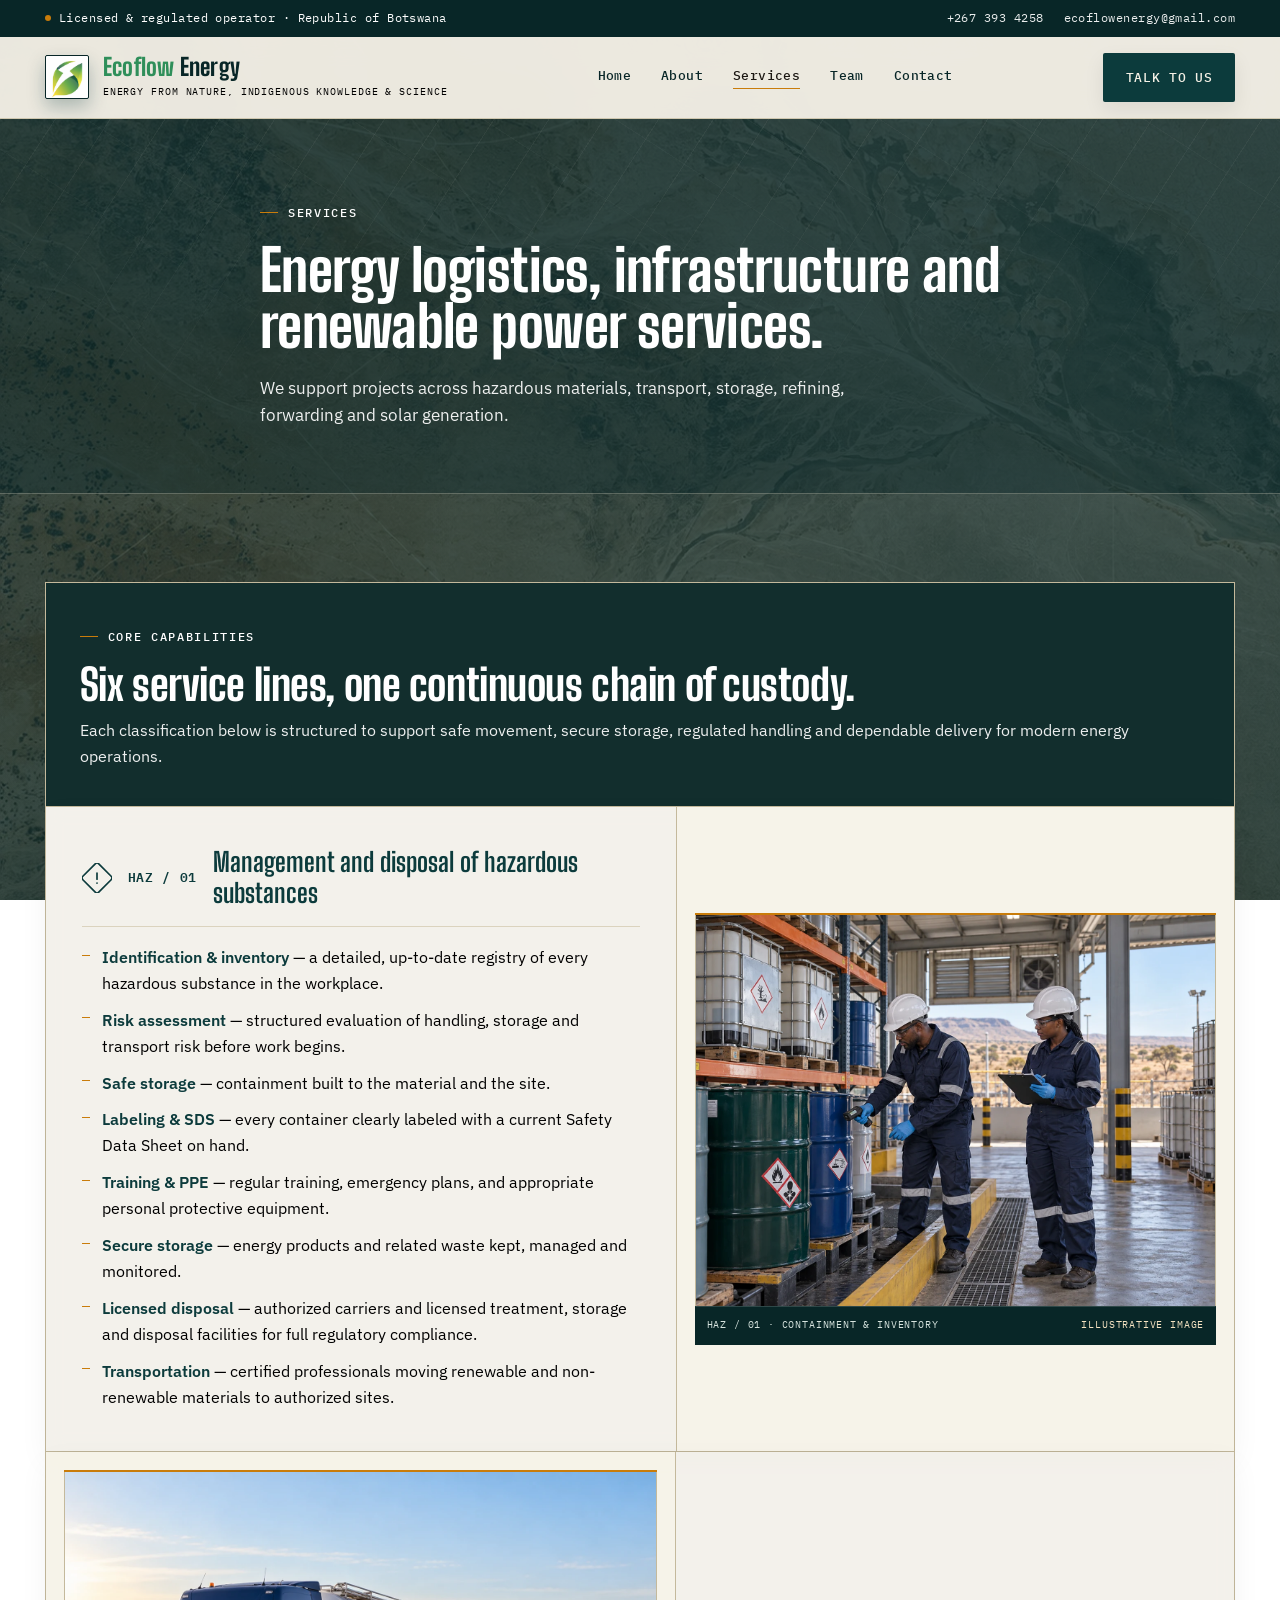
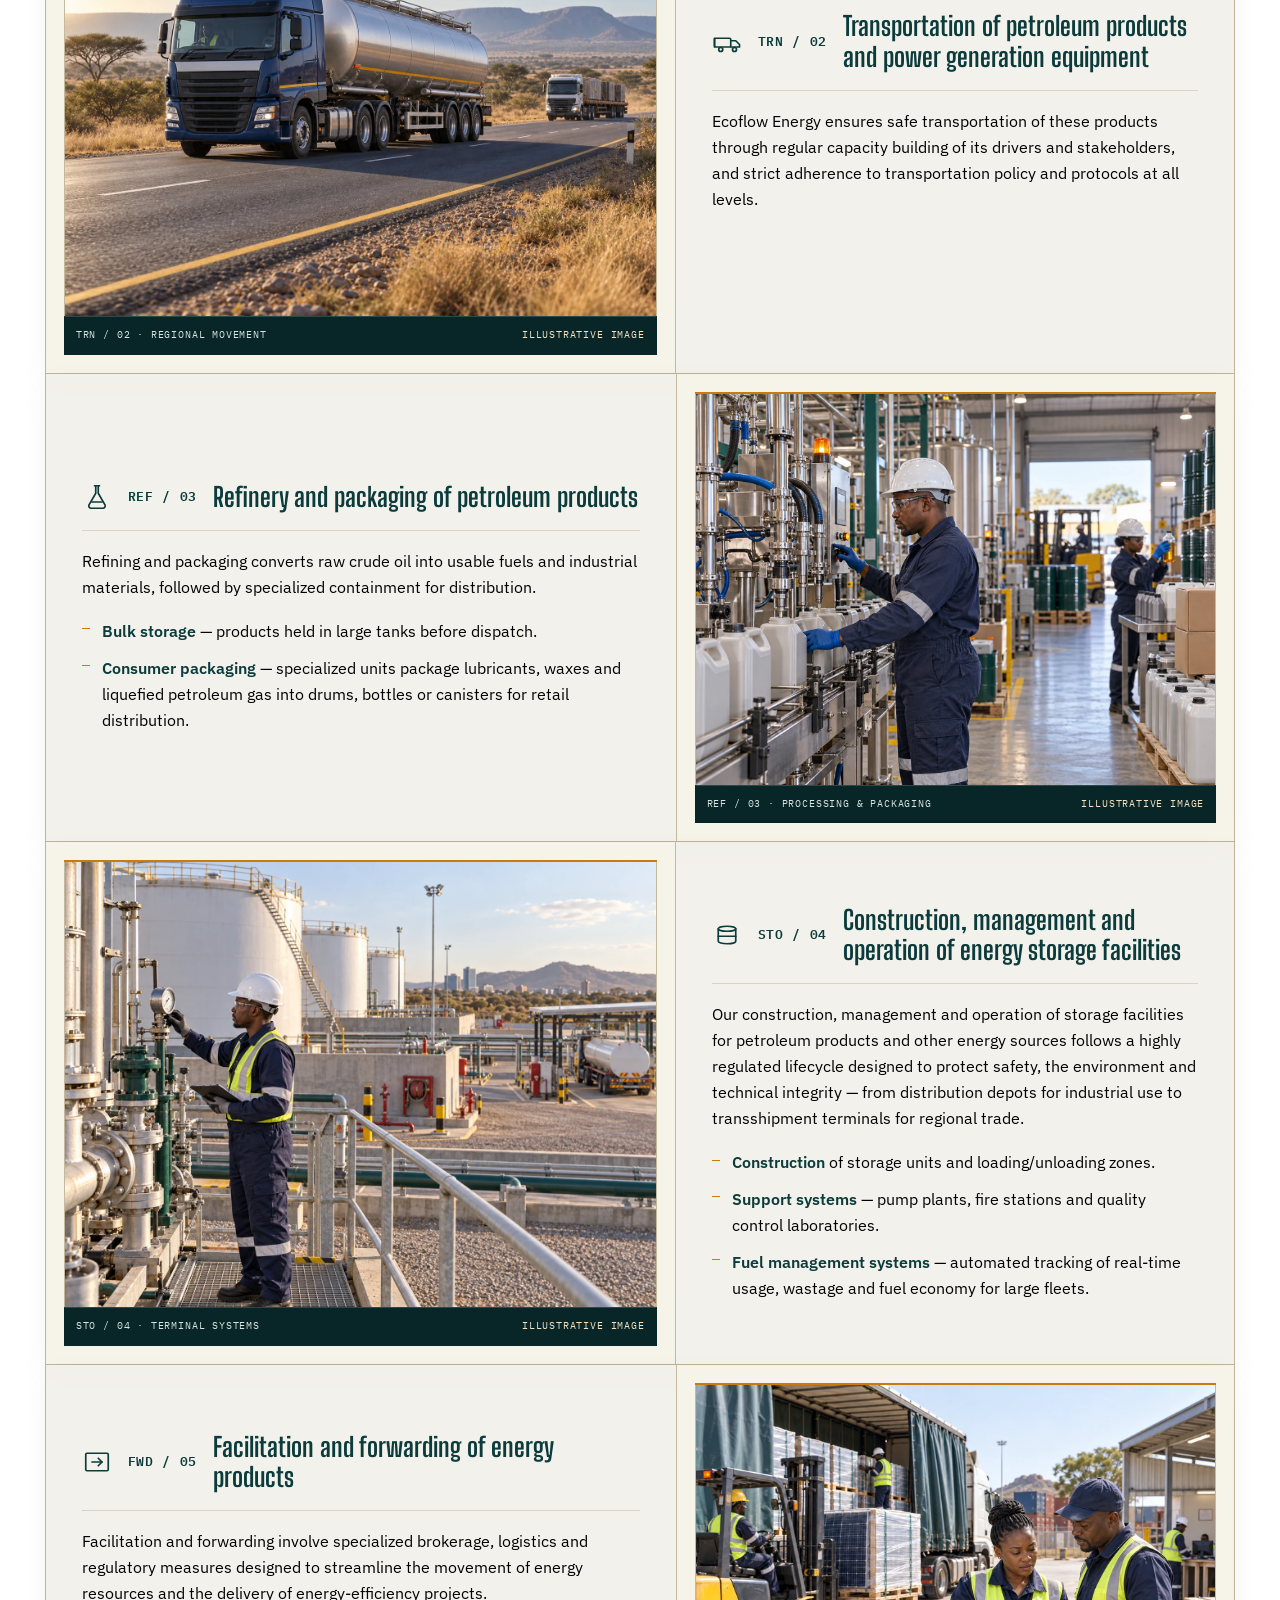
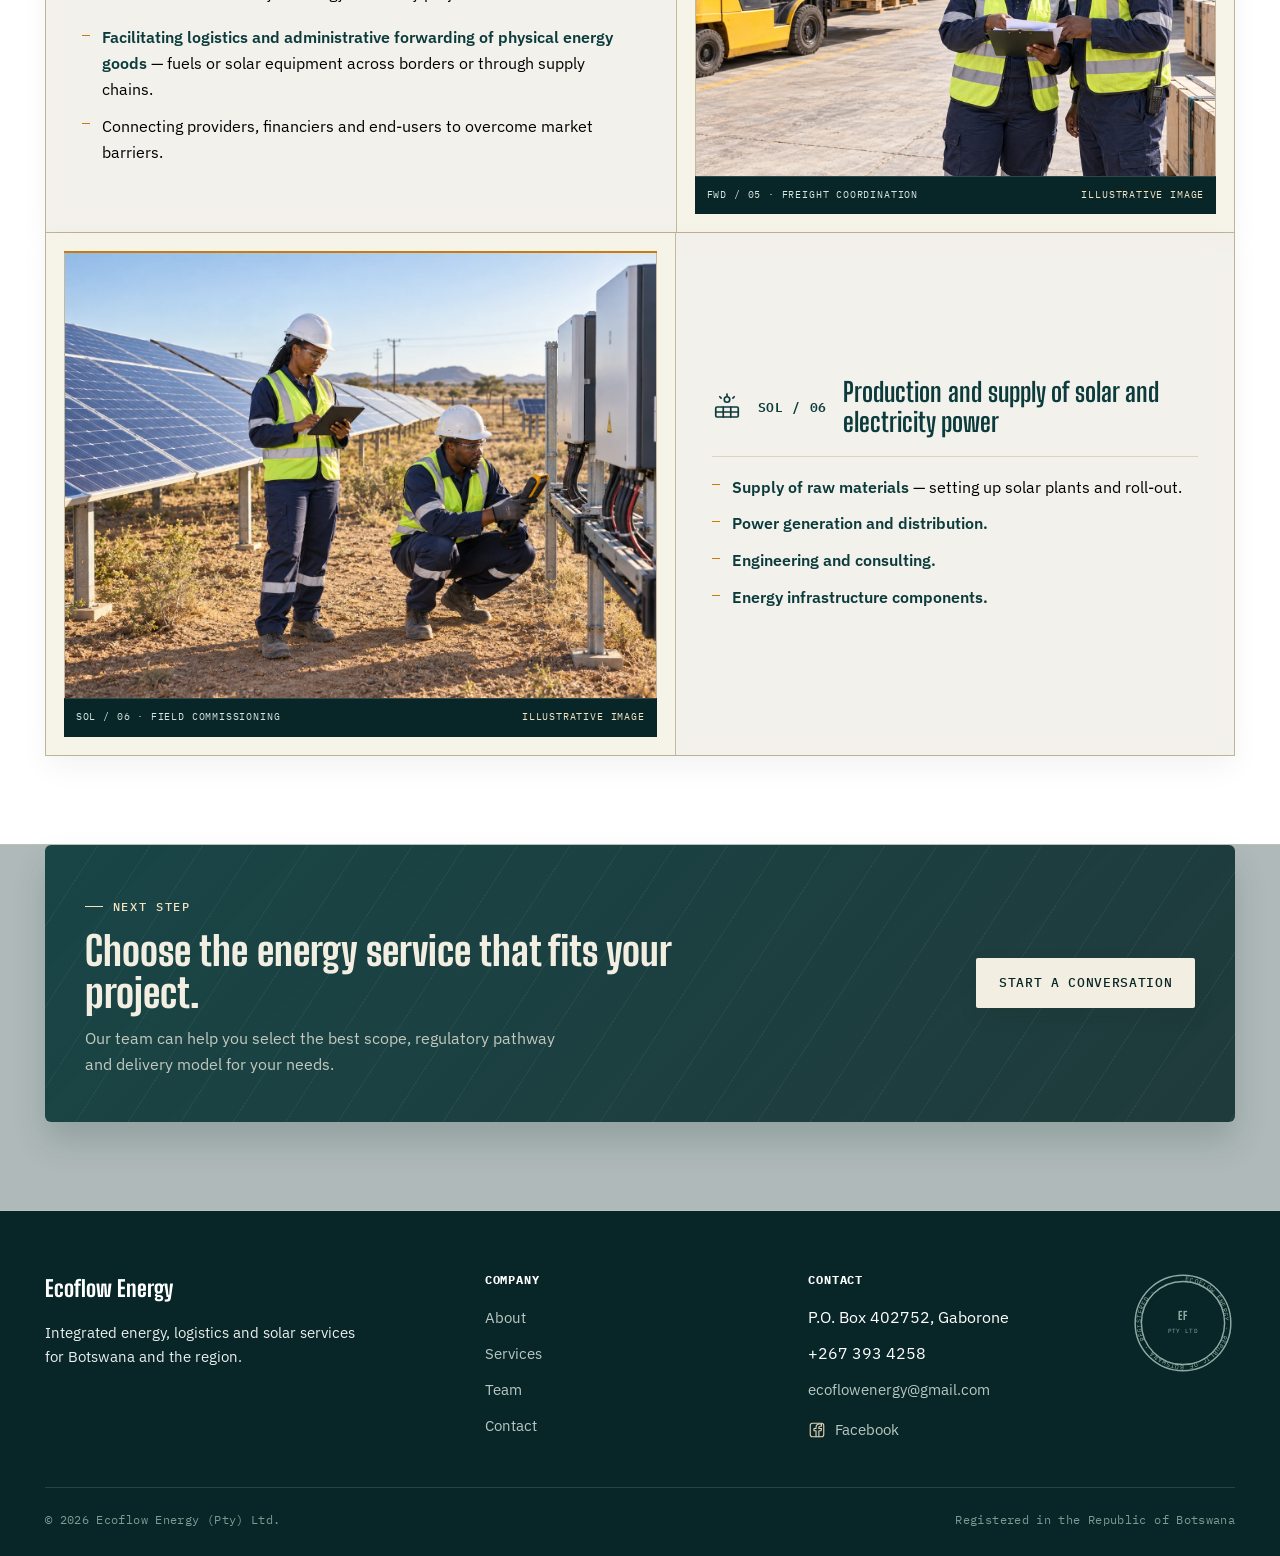
<file: services.html>
<!DOCTYPE html>
<html lang="en">
<head>
<meta charset="UTF-8">
<meta name="viewport" content="width=device-width, initial-scale=1.0">
<title>Services — Ecoflow Energy</title>
<meta name="description" content="Integrated energy, logistics and solar services including hazardous materials handling, fuel transport, storage infrastructure and power generation.">
<meta property="og:type" content="website">
<meta property="og:site_name" content="Ecoflow Energy">
<meta property="og:title" content="Services — Ecoflow Energy">
<meta property="og:description" content="Integrated energy, logistics and solar services including hazardous materials handling, fuel transport, storage infrastructure and power generation.">
<meta property="og:image" content="images/ecoflow-logo.jpg">
<meta property="og:locale" content="en_BW">
<meta name="twitter:card" content="summary">
<meta name="twitter:title" content="Services — Ecoflow Energy">
<meta name="twitter:description" content="Integrated energy, logistics and solar services including hazardous materials handling, fuel transport, storage infrastructure and power generation.">
<!-- Once the site is live, add a matching <link rel="canonical"> and og:url here with the real domain. -->
<link rel="stylesheet" href="styles.css">
<link rel="icon" type="image/jpeg" href="images/ecoflow-logo.jpg">
</head>
<body>
<a class="skip-link" href="#main">Skip to main content</a>
<svg style="display:none" aria-hidden="true">
  <symbol id="i-haz" viewBox="0 0 24 24"><rect x="3" y="3" width="18" height="18" rx="2" transform="rotate(45 12 12)"/><path d="M12 8v5"/><circle cx="12" cy="16" r="0.7" fill="currentColor" stroke="none"/></symbol>
  <symbol id="i-trn" viewBox="0 0 24 24"><rect x="2" y="9" width="13" height="7" rx="1"/><path d="M15 11h4l3 3v2h-7"/><circle cx="7" cy="18" r="1.6"/><circle cx="18" cy="18" r="1.6"/><line x1="2" y1="9" x2="2" y2="16"/></symbol>
  <symbol id="i-sto" viewBox="0 0 24 24"><path d="M5 7c0-1.1 3.13-2 7-2s7 .9 7 2v10c0 1.1-3.13 2-7 2s-7-.9-7-2V7z"/><path d="M5 7c0 1.1 3.13 2 7 2s7-.9 7-2"/><line x1="5" y1="13" x2="19" y2="13"/></symbol>
  <symbol id="i-ref" viewBox="0 0 24 24"><path d="M10 3h4"/><path d="M11 3v6l-5.5 9.5A2 2 0 0 0 7.2 21h9.6a2 2 0 0 0 1.7-2.5L13 9V3"/><line x1="8" y1="16" x2="16" y2="16"/></symbol>
  <symbol id="i-fwd" viewBox="0 0 24 24"><rect x="3" y="5" width="18" height="14" rx="1"/><path d="M8 12h8"/><path d="M13 9l3 3-3 3"/></symbol>
  <symbol id="i-sol" viewBox="0 0 24 24"><rect x="3" y="12" width="18" height="8" rx="1"/><line x1="9" y1="12" x2="9" y2="20"/><line x1="15" y1="12" x2="15" y2="20"/><line x1="3" y1="16" x2="21" y2="16"/><circle cx="12" cy="6" r="2.2"/><path d="M12 1.6v1.6M6.2 3.8l1.1 1.1M17.8 3.8l-1.1 1.1"/></symbol>
  <symbol id="i-shield" viewBox="0 0 24 24"><path d="M12 3l7 3v6c0 5-3 8-7 9-4-1-7-4-7-9V6l7-3z"/><path d="M9 12l2 2 4-4"/></symbol>
  <symbol id="i-scale" viewBox="0 0 24 24"><line x1="12" y1="3" x2="12" y2="21"/><line x1="5" y1="7" x2="19" y2="7"/><path d="M5 7l-3 6h6l-3-6z"/><path d="M19 7l-3 6h6l-3-6z"/><line x1="8" y1="21" x2="16" y2="21"/></symbol>
  <symbol id="i-gauge" viewBox="0 0 24 24"><path d="M4 15a8 8 0 1 1 16 0"/><line x1="12" y1="15" x2="16" y2="9"/><circle cx="12" cy="15" r="1" fill="currentColor" stroke="none"/></symbol>
  <symbol id="i-growth" viewBox="0 0 24 24"><polyline points="3,17 9,11 13,15 21,6"/><polyline points="15,6 21,6 21,12"/></symbol>
  <symbol id="i-pin" viewBox="0 0 24 24"><path d="M12 21s-7-6.2-7-11a7 7 0 1 1 14 0c0 4.8-7 11-7 11z"/><circle cx="12" cy="10" r="2.3"/></symbol>
  <symbol id="i-phone" viewBox="0 0 24 24"><path d="M5 4h4l1.5 4.5-2 1.6a12 12 0 0 0 5.4 5.4l1.6-2L20 15v4a1 1 0 0 1-1.1 1A16 16 0 0 1 4 5.1 1 1 0 0 1 5 4z"/></symbol>
  <symbol id="i-mail" viewBox="0 0 24 24"><rect x="3" y="5" width="18" height="14" rx="1.5"/><path d="M3.5 6.5L12 13l8.5-6.5"/></symbol>
  <symbol id="i-bank" viewBox="0 0 24 24"><path d="M4 10 L12 3 L20 10"/><path d="M4 10h16"/><path d="M6 10v9M10 10v9M14 10v9M18 10v9"/><path d="M4 21h16"/></symbol>
  <symbol id="i-factory" viewBox="0 0 24 24"><path d="M3 21V10l4.5 3.2V10l4.5 3.2V10l5 3.5V21z"/><path d="M3 21h17.5"/><path d="M17 8.5V6"/></symbol>
  <symbol id="i-briefcase" viewBox="0 0 24 24"><rect x="3" y="8" width="18" height="12" rx="1.5"/><path d="M8 8V6a2 2 0 0 1 2-2h4a2 2 0 0 1 2 2v2"/><line x1="3" y1="13" x2="21" y2="13"/></symbol>
  <symbol id="i-pylon" viewBox="0 0 24 24"><path d="M12 2 L6 22 M12 2 L18 22"/><path d="M8.1 9.2h7.8M7.1 14.4h9.8"/><path d="M4 22h16"/></symbol>
  <symbol id="i-avatar" viewBox="0 0 24 24"><circle cx="12" cy="8.2" r="4"/><path d="M4 21c0-4.4 3.6-7 8-7s8 2.6 8 7"/></symbol>
  <symbol id="i-linkedin" viewBox="0 0 24 24"><rect x="3" y="3" width="18" height="18" rx="2"/><line x1="7.5" y1="10.5" x2="7.5" y2="17"/><circle cx="7.5" cy="7" r="0.6" fill="currentColor" stroke="none"/><path d="M11.5 17v-4.2c0-1.6 1.1-2.5 2.4-2.5 1.3 0 2.1.9 2.1 2.5V17"/><line x1="11.5" y1="10.5" x2="11.5" y2="17"/></symbol>
  <symbol id="i-facebook" viewBox="0 0 24 24"><rect x="3" y="3" width="18" height="18" rx="3"/><path d="M14.5 21v-8h3l.5-3h-3.5V8.6c0-1.1.5-1.6 1.8-1.6H18V4.3c-.6-.2-1.5-.3-2.6-.3-2.8 0-4.7 1.7-4.7 4.8V10H8v3h2.7v8"/></symbol>
</svg>
<div class="utility-bar">
  <div class="wrap utility-row">
    <span class="status-dot">Licensed &amp; regulated operator &middot; Republic of Botswana</span>
    <span class="utility-contacts">
      <a href="tel:+2673934258">+267 393 4258</a>
      <a href="mailto:ecoflowenergy@gmail.com">ecoflowenergy@gmail.com</a>
    </span>
  </div>
</div>
<header class="site-header">
  <div class="wrap nav-bar">
    <a href="index.html" class="brand">
      <span class="mark" aria-hidden="true">
        <img src="images/ecoflow-logo.jpg" alt="Ecoflow Energy logo" style="width:100%;height:100%;object-fit:cover;display:block;">
      </span>
      <span>
        <strong><span class="brand-green">Ecoflow</span> <span class="brand-white">Energy</span></strong>
        <small>Energy from nature, indigenous knowledge &amp; science</small>
      </span>
    </a>
    <nav class="links">
      <a href="index.html">Home</a>
      <a href="about.html">About</a>
      <a href="services.html">Services</a>
      <a href="staff.html">Team</a>
      <a href="contact.html">Contact</a>
    </nav>
    <div class="nav-actions">
      <a href="contact.html" class="btn btn-primary">Talk to us</a>
      <button class="nav-toggle" aria-label="Open navigation" aria-expanded="false"><span></span><span></span><span></span></button>
    </div>
  </div>
  <div class="mobile-menu">
    <a href="index.html">Home</a>
    <a href="about.html">About</a>
    <a href="services.html">Services</a>
    <a href="staff.html">Team</a>
    <a href="contact.html">Contact</a>
  </div>
</header>
<main id="main">
  <section class="page-hero">
    <div class="wrap">
      <span class="tag">Services</span>
      <h1>Energy logistics, infrastructure and renewable power services.</h1>
      <p>We support projects across hazardous materials, transport, storage, refining, forwarding and solar generation.</p>
    </div>
  </section>

  <section class="section">
    <div class="wrap service-list">
      <div class="section-head service-list-intro reveal">
        <span class="tag">Core capabilities</span>
        <h2>Six service lines, one continuous chain of custody.</h2>
        <p>Each classification below is structured to support safe movement, secure storage, regulated handling and dependable delivery for modern energy operations.</p>
      </div>
      <article class="service-detail reveal" id="hazardous">
        <div class="service-copy">
          <div class="service-heading">
            <svg class="icon icon-lg"><use href="#i-haz"/></svg>
            <span>HAZ&nbsp;/&nbsp;01</span>
            <h2>Management and disposal of hazardous substances</h2>
          </div>
          <ul>
            <li><strong>Identification &amp; inventory</strong> — a detailed, up-to-date registry of every hazardous substance in the workplace.</li>
            <li><strong>Risk assessment</strong> — structured evaluation of handling, storage and transport risk before work begins.</li>
            <li><strong>Safe storage</strong> — containment built to the material and the site.</li>
            <li><strong>Labeling &amp; SDS</strong> — every container clearly labeled with a current Safety Data Sheet on hand.</li>
            <li><strong>Training &amp; PPE</strong> — regular training, emergency plans, and appropriate personal protective equipment.</li>
            <li><strong>Secure storage</strong> — energy products and related waste kept, managed and monitored.</li>
            <li><strong>Licensed disposal</strong> — authorized carriers and licensed treatment, storage and disposal facilities for full regulatory compliance.</li>
            <li><strong>Transportation</strong> — certified professionals moving renewable and non-renewable materials to authorized sites.</li>
          </ul>
        </div>
        <figure class="service-media">
          <img src="images/generated/service-hazardous-materials.webp" width="1448" height="1086" alt="Two safety technicians inspect hazardous materials in a contained storage facility." loading="lazy" decoding="async">
          <figcaption><span>HAZ / 01 &middot; Containment &amp; inventory</span><span>Illustrative image</span></figcaption>
        </figure>
      </article>
      <article class="service-detail reveal" id="transport">
        <div class="service-copy">
          <div class="service-heading">
            <svg class="icon icon-lg"><use href="#i-trn"/></svg>
            <span>TRN&nbsp;/&nbsp;02</span>
            <h2>Transportation of petroleum products and power generation equipment</h2>
          </div>
          <p>Ecoflow Energy ensures safe transportation of these products through regular capacity building of its drivers and stakeholders, and strict adherence to transportation policy and protocols at all levels.</p>
        </div>
        <figure class="service-media">
          <img src="images/generated/service-energy-transport.webp" width="1448" height="1086" alt="Fuel tanker and equipment truck travelling along a Botswana highway." loading="lazy" decoding="async">
          <figcaption><span>TRN / 02 &middot; Regional movement</span><span>Illustrative image</span></figcaption>
        </figure>
      </article>
      <article class="service-detail reveal" id="refining">
        <div class="service-copy">
          <div class="service-heading">
            <svg class="icon icon-lg"><use href="#i-ref"/></svg>
            <span>REF&nbsp;/&nbsp;03</span>
            <h2>Refinery and packaging of petroleum products</h2>
          </div>
          <p>Refining and packaging converts raw crude oil into usable fuels and industrial materials, followed by specialized containment for distribution.</p>
          <ul>
            <li><strong>Bulk storage</strong> — products held in large tanks before dispatch.</li>
            <li><strong>Consumer packaging</strong> — specialized units package lubricants, waxes and liquefied petroleum gas into drums, bottles or canisters for retail distribution.</li>
          </ul>
        </div>
        <figure class="service-media">
          <img src="images/generated/service-refining-packaging.webp" width="1448" height="1086" alt="Process operator monitors a petroleum-product filling and packaging line." loading="lazy" decoding="async">
          <figcaption><span>REF / 03 &middot; Processing &amp; packaging</span><span>Illustrative image</span></figcaption>
        </figure>
      </article>
      <article class="service-detail reveal" id="storage">
        <div class="service-copy">
          <div class="service-heading">
            <svg class="icon icon-lg"><use href="#i-sto"/></svg>
            <span>STO&nbsp;/&nbsp;04</span>
            <h2>Construction, management and operation of energy storage facilities</h2>
          </div>
          <p>Our construction, management and operation of storage facilities for petroleum products and other energy sources follows a highly regulated lifecycle designed to protect safety, the environment and technical integrity — from distribution depots for industrial use to transshipment terminals for regional trade.</p>
          <ul>
            <li><strong>Construction</strong> of storage units and loading/unloading zones.</li>
            <li><strong>Support systems</strong> — pump plants, fire stations and quality control laboratories.</li>
            <li><strong>Fuel management systems</strong> — automated tracking of real-time usage, wastage and fuel economy for large fleets.</li>
          </ul>
        </div>
        <figure class="service-media">
          <img src="images/generated/service-storage-facilities.webp" width="1448" height="1086" alt="Facility engineer inspects pipework at a fuel storage terminal." loading="lazy" decoding="async">
          <figcaption><span>STO / 04 &middot; Terminal systems</span><span>Illustrative image</span></figcaption>
        </figure>
      </article>
      <article class="service-detail reveal" id="facilitation">
        <div class="service-copy">
          <div class="service-heading">
            <svg class="icon icon-lg"><use href="#i-fwd"/></svg>
            <span>FWD&nbsp;/&nbsp;05</span>
            <h2>Facilitation and forwarding of energy products</h2>
          </div>
          <p>Facilitation and forwarding involve specialized brokerage, logistics and regulatory measures designed to streamline the movement of energy resources and the delivery of energy-efficiency projects.</p>
          <ul>
            <li><span style="color: var(--petrol); font-weight: 600;">Facilitating logistics and administrative forwarding of physical energy goods</span> — fuels or solar equipment across borders or through supply chains.</li>
            <li>Connecting providers, financiers and end-users to overcome market barriers.</li>
          </ul>
        </div>
        <figure class="service-media">
          <img src="images/generated/service-facilitation-forwarding.webp" width="1448" height="1086" alt="Logistics coordinators oversee solar-equipment loading at a freight yard." loading="lazy" decoding="async">
          <figcaption><span>FWD / 05 &middot; Freight coordination</span><span>Illustrative image</span></figcaption>
        </figure>
      </article>
      <article class="service-detail reveal" id="solar">
        <div class="service-copy">
          <div class="service-heading">
            <svg class="icon icon-lg"><use href="#i-sol"/></svg>
            <span>SOL&nbsp;/&nbsp;06</span>
            <h2>Production and supply of solar and electricity power</h2>
          </div>
          <ul>
            <li><strong>Supply of raw materials</strong> — setting up solar plants and roll-out.</li>
            <li><strong>Power generation and distribution.</strong></li>
            <li><strong>Engineering and consulting.</strong></li>
            <li><strong>Energy infrastructure components.</strong></li>
          </ul>
        </div>
        <figure class="service-media">
          <img src="images/generated/service-solar-power.webp" width="1448" height="1086" alt="Solar engineers inspect inverter equipment beside a ground-mounted array." loading="lazy" decoding="async">
          <figcaption><span>SOL / 06 &middot; Field commissioning</span><span>Illustrative image</span></figcaption>
        </figure>
      </article>
    </div>
  </section>

  <section class="section section-alt cta-panel">
    <div class="wrap cta-copy reveal">
      <div>
        <span class="tag">Next step</span>
        <h2>Choose the energy service that fits your project.</h2>
        <p>Our team can help you select the best scope, regulatory pathway and delivery model for your needs.</p>
      </div>
      <a href="contact.html" class="btn btn-primary">Start a conversation</a>
    </div>
  </section>
</main>
<footer class="site-footer">
  <div class="wrap footer-grid">
    <div>
      <h3>Ecoflow Energy</h3>
      <p>Integrated energy, logistics and solar services for Botswana and the region.</p>
    </div>
    <div>
      <h4>Company</h4>
      <ul>
        <li><a href="about.html">About</a></li>
        <li><a href="services.html">Services</a></li>
        <li><a href="staff.html">Team</a></li>
        <li><a href="contact.html">Contact</a></li>
      </ul>
    </div>
    <div>
      <h4>Contact</h4>
      <ul>
        <li>P.O. Box 402752, Gaborone</li>
        <li>+267 393 4258</li>
        <li><a href="mailto:ecoflowenergy@gmail.com">ecoflowenergy@gmail.com</a></li>
        <li><a class="footer-social-link" href="https://www.facebook.com/profile.php?id=61593228638392" target="_blank" rel="noopener noreferrer"><svg class="icon" aria-hidden="true"><use href="#i-facebook"></use></svg><span>Facebook</span></a></li>
      </ul>
    </div>
    <svg class="footer-seal seal" viewBox="0 0 100 100" aria-hidden="true">
      <circle class="ring" cx="50" cy="50" r="46"></circle>
      <circle class="ring" cx="50" cy="50" r="40"></circle>
      <path id="sealtext3" d="M 50 10 A 40 40 0 1 1 49.9 10" fill="none"></path>
      <text font-size="6.2"><textPath href="#sealtext3" startOffset="2">ECOFLOW ENERGY &middot; REPUBLIC OF BOTSWANA &middot; REGISTERED &middot; </textPath></text>
      <text class="center-mark" x="50" y="47" text-anchor="middle" font-size="11">EF</text>
      <text x="50" y="60" text-anchor="middle" font-size="5.4" font-family="IBM Plex Mono, monospace">PTY LTD</text>
    </svg>
  </div>
  <div class="wrap footer-bottom">
    <span>© 2026 Ecoflow Energy (Pty) Ltd.</span>
    <span>Registered in the Republic of Botswana</span>
  </div>
</footer>
<script src="script.js"></script>
</body>
</html>
</file>
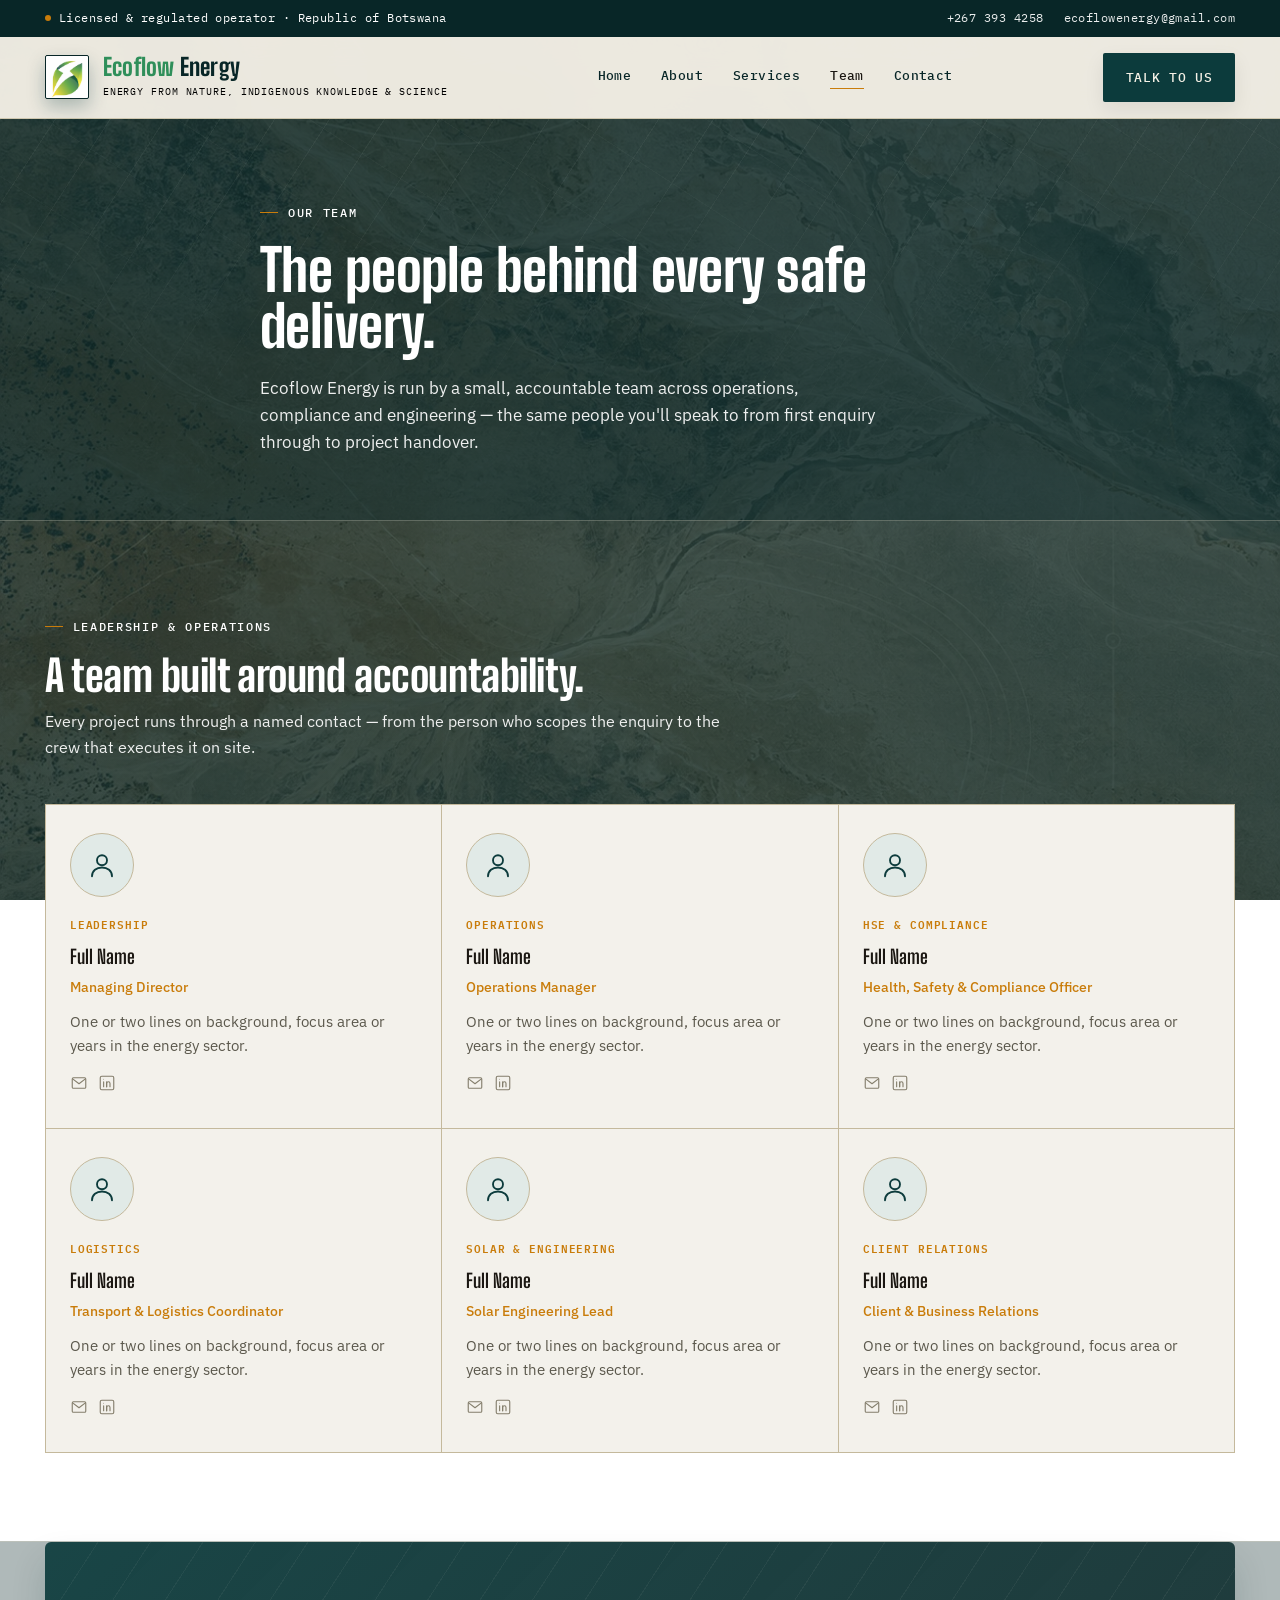
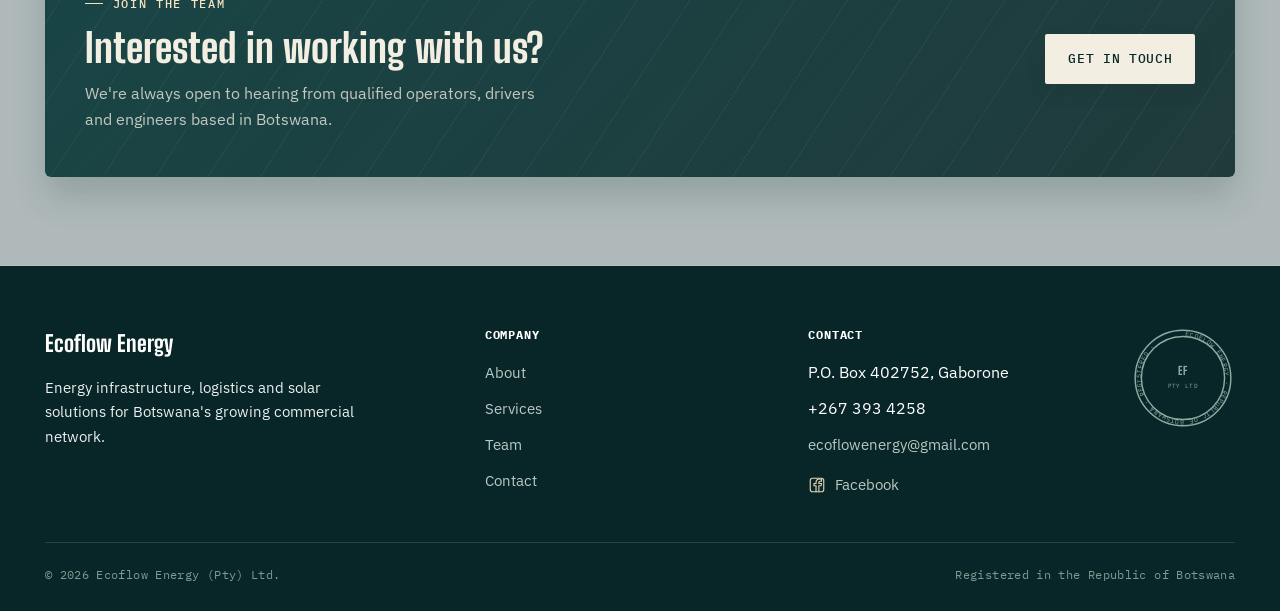
<file: staff.html>
<!DOCTYPE html>
<html lang="en">
<head>
<meta charset="UTF-8">
<meta name="viewport" content="width=device-width, initial-scale=1.0">
<title>Our Team — Ecoflow Energy</title>
<meta name="description" content="Meet the operations, compliance and engineering team behind Ecoflow Energy's energy, logistics and solar projects in Botswana.">
<meta property="og:type" content="website">
<meta property="og:site_name" content="Ecoflow Energy">
<meta property="og:title" content="Our Team — Ecoflow Energy">
<meta property="og:description" content="Meet the operations, compliance and engineering team behind Ecoflow Energy's energy, logistics and solar projects in Botswana.">
<meta property="og:image" content="images/ecoflow-logo.jpg">
<meta property="og:locale" content="en_BW">
<meta name="twitter:card" content="summary">
<meta name="twitter:title" content="Our Team — Ecoflow Energy">
<meta name="twitter:description" content="Meet the operations, compliance and engineering team behind Ecoflow Energy's energy, logistics and solar projects in Botswana.">
<!-- Once the site is live, add a matching <link rel="canonical"> and og:url here with the real domain. -->
<link rel="stylesheet" href="styles.css">
<link rel="icon" type="image/jpeg" href="images/ecoflow-logo.jpg">
</head>
<body>
<a class="skip-link" href="#main">Skip to main content</a>
<svg style="display:none" aria-hidden="true">
  <symbol id="i-haz" viewBox="0 0 24 24"><rect x="3" y="3" width="18" height="18" rx="2" transform="rotate(45 12 12)"/><path d="M12 8v5"/><circle cx="12" cy="16" r="0.7" fill="currentColor" stroke="none"/></symbol>
  <symbol id="i-trn" viewBox="0 0 24 24"><rect x="2" y="9" width="13" height="7" rx="1"/><path d="M15 11h4l3 3v2h-7"/><circle cx="7" cy="18" r="1.6"/><circle cx="18" cy="18" r="1.6"/><line x1="2" y1="9" x2="2" y2="16"/></symbol>
  <symbol id="i-sto" viewBox="0 0 24 24"><path d="M5 7c0-1.1 3.13-2 7-2s7 .9 7 2v10c0 1.1-3.13 2-7 2s-7-.9-7-2V7z"/><path d="M5 7c0 1.1 3.13 2 7 2s7-.9 7-2"/><line x1="5" y1="13" x2="19" y2="13"/></symbol>
  <symbol id="i-ref" viewBox="0 0 24 24"><path d="M10 3h4"/><path d="M11 3v6l-5.5 9.5A2 2 0 0 0 7.2 21h9.6a2 2 0 0 0 1.7-2.5L13 9V3"/><line x1="8" y1="16" x2="16" y2="16"/></symbol>
  <symbol id="i-fwd" viewBox="0 0 24 24"><rect x="3" y="5" width="18" height="14" rx="1"/><path d="M8 12h8"/><path d="M13 9l3 3-3 3"/></symbol>
  <symbol id="i-sol" viewBox="0 0 24 24"><rect x="3" y="12" width="18" height="8" rx="1"/><line x1="9" y1="12" x2="9" y2="20"/><line x1="15" y1="12" x2="15" y2="20"/><line x1="3" y1="16" x2="21" y2="16"/><circle cx="12" cy="6" r="2.2"/><path d="M12 1.6v1.6M6.2 3.8l1.1 1.1M17.8 3.8l-1.1 1.1"/></symbol>
  <symbol id="i-shield" viewBox="0 0 24 24"><path d="M12 3l7 3v6c0 5-3 8-7 9-4-1-7-4-7-9V6l7-3z"/><path d="M9 12l2 2 4-4"/></symbol>
  <symbol id="i-scale" viewBox="0 0 24 24"><line x1="12" y1="3" x2="12" y2="21"/><line x1="5" y1="7" x2="19" y2="7"/><path d="M5 7l-3 6h6l-3-6z"/><path d="M19 7l-3 6h6l-3-6z"/><line x1="8" y1="21" x2="16" y2="21"/></symbol>
  <symbol id="i-gauge" viewBox="0 0 24 24"><path d="M4 15a8 8 0 1 1 16 0"/><line x1="12" y1="15" x2="16" y2="9"/><circle cx="12" cy="15" r="1" fill="currentColor" stroke="none"/></symbol>
  <symbol id="i-growth" viewBox="0 0 24 24"><polyline points="3,17 9,11 13,15 21,6"/><polyline points="15,6 21,6 21,12"/></symbol>
  <symbol id="i-pin" viewBox="0 0 24 24"><path d="M12 21s-7-6.2-7-11a7 7 0 1 1 14 0c0 4.8-7 11-7 11z"/><circle cx="12" cy="10" r="2.3"/></symbol>
  <symbol id="i-phone" viewBox="0 0 24 24"><path d="M5 4h4l1.5 4.5-2 1.6a12 12 0 0 0 5.4 5.4l1.6-2L20 15v4a1 1 0 0 1-1.1 1A16 16 0 0 1 4 5.1 1 1 0 0 1 5 4z"/></symbol>
  <symbol id="i-mail" viewBox="0 0 24 24"><rect x="3" y="5" width="18" height="14" rx="1.5"/><path d="M3.5 6.5L12 13l8.5-6.5"/></symbol>
  <symbol id="i-bank" viewBox="0 0 24 24"><path d="M4 10 L12 3 L20 10"/><path d="M4 10h16"/><path d="M6 10v9M10 10v9M14 10v9M18 10v9"/><path d="M4 21h16"/></symbol>
  <symbol id="i-factory" viewBox="0 0 24 24"><path d="M3 21V10l4.5 3.2V10l4.5 3.2V10l5 3.5V21z"/><path d="M3 21h17.5"/><path d="M17 8.5V6"/></symbol>
  <symbol id="i-briefcase" viewBox="0 0 24 24"><rect x="3" y="8" width="18" height="12" rx="1.5"/><path d="M8 8V6a2 2 0 0 1 2-2h4a2 2 0 0 1 2 2v2"/><line x1="3" y1="13" x2="21" y2="13"/></symbol>
  <symbol id="i-pylon" viewBox="0 0 24 24"><path d="M12 2 L6 22 M12 2 L18 22"/><path d="M8.1 9.2h7.8M7.1 14.4h9.8"/><path d="M4 22h16"/></symbol>
  <symbol id="i-avatar" viewBox="0 0 24 24"><circle cx="12" cy="8.2" r="4"/><path d="M4 21c0-4.4 3.6-7 8-7s8 2.6 8 7"/></symbol>
  <symbol id="i-linkedin" viewBox="0 0 24 24"><rect x="3" y="3" width="18" height="18" rx="2"/><line x1="7.5" y1="10.5" x2="7.5" y2="17"/><circle cx="7.5" cy="7" r="0.6" fill="currentColor" stroke="none"/><path d="M11.5 17v-4.2c0-1.6 1.1-2.5 2.4-2.5 1.3 0 2.1.9 2.1 2.5V17"/><line x1="11.5" y1="10.5" x2="11.5" y2="17"/></symbol>
  <symbol id="i-facebook" viewBox="0 0 24 24"><rect x="3" y="3" width="18" height="18" rx="3"/><path d="M14.5 21v-8h3l.5-3h-3.5V8.6c0-1.1.5-1.6 1.8-1.6H18V4.3c-.6-.2-1.5-.3-2.6-.3-2.8 0-4.7 1.7-4.7 4.8V10H8v3h2.7v8"/></symbol>
</svg>
<div class="utility-bar">
  <div class="wrap utility-row">
    <span class="status-dot">Licensed &amp; regulated operator &middot; Republic of Botswana</span>
    <span class="utility-contacts">
      <a href="tel:+2673934258">+267 393 4258</a>
      <a href="mailto:ecoflowenergy@gmail.com">ecoflowenergy@gmail.com</a>
    </span>
  </div>
</div>
<header class="site-header">
  <div class="wrap nav-bar">
    <a href="index.html" class="brand">
      <span class="mark" aria-hidden="true">
        <img src="images/ecoflow-logo.jpg" alt="Ecoflow Energy logo" style="width:100%;height:100%;object-fit:cover;display:block;">
      </span>
      <span>
        <strong><span class="brand-green">Ecoflow</span> <span class="brand-white">Energy</span></strong>
        <small>Energy from nature, indigenous knowledge &amp; science</small>
      </span>
    </a>
    <nav class="links">
      <a href="index.html">Home</a>
      <a href="about.html">About</a>
      <a href="services.html">Services</a>
      <a href="staff.html">Team</a>
      <a href="contact.html">Contact</a>
    </nav>
    <div class="nav-actions">
      <a href="contact.html" class="btn btn-primary">Talk to us</a>
      <button class="nav-toggle" aria-label="Open navigation" aria-expanded="false"><span></span><span></span><span></span></button>
    </div>
  </div>
  <div class="mobile-menu">
    <a href="index.html">Home</a>
    <a href="about.html">About</a>
    <a href="services.html">Services</a>
    <a href="staff.html">Team</a>
    <a href="contact.html">Contact</a>
  </div>
</header>
<main id="main">
  <section class="page-hero">
    <div class="wrap">
      <span class="tag">Our team</span>
      <h1>The people behind every safe delivery.</h1>
      <p>Ecoflow Energy is run by a small, accountable team across operations, compliance and engineering — the same people you'll speak to from first enquiry through to project handover.</p>
    </div>
  </section>

  <section class="section">
    <div class="wrap">
      <!--
        TEMPLATE NOTICE (remove this comment once real details are in place):
        The six cards below are placeholders so the page layout and styling are ready to go.
        Replace each Name / Title / bio line with your actual team members, and swap
        the department tag if a role sits under a different function. Add or remove
        cards as needed — the grid will reflow automatically in groups of three.
      -->
      <div class="section-head reveal">
        <span class="tag">Leadership &amp; operations</span>
        <h2>A team built around accountability.</h2>
        <p>Every project runs through a named contact — from the person who scopes the enquiry to the crew that executes it on site.</p>
      </div>

      <div class="staff-grid">
        <article class="staff-card reveal">
          <div class="staff-avatar"><svg class="icon"><use href="#i-avatar"></use></svg></div>
          <span class="dept">Leadership</span>
          <h3>Full Name</h3>
          <span class="role">Managing Director</span>
          <p>One or two lines on background, focus area or years in the energy sector.</p>
          <div class="staff-links">
            <a href="mailto:ecoflowenergy@gmail.com" aria-label="Email"><svg class="icon"><use href="#i-mail"></use></svg></a>
            <a href="#" aria-label="LinkedIn"><svg class="icon"><use href="#i-linkedin"></use></svg></a>
          </div>
        </article>

        <article class="staff-card reveal">
          <div class="staff-avatar"><svg class="icon"><use href="#i-avatar"></use></svg></div>
          <span class="dept">Operations</span>
          <h3>Full Name</h3>
          <span class="role">Operations Manager</span>
          <p>One or two lines on background, focus area or years in the energy sector.</p>
          <div class="staff-links">
            <a href="mailto:ecoflowenergy@gmail.com" aria-label="Email"><svg class="icon"><use href="#i-mail"></use></svg></a>
            <a href="#" aria-label="LinkedIn"><svg class="icon"><use href="#i-linkedin"></use></svg></a>
          </div>
        </article>

        <article class="staff-card reveal">
          <div class="staff-avatar"><svg class="icon"><use href="#i-avatar"></use></svg></div>
          <span class="dept">HSE &amp; compliance</span>
          <h3>Full Name</h3>
          <span class="role">Health, Safety &amp; Compliance Officer</span>
          <p>One or two lines on background, focus area or years in the energy sector.</p>
          <div class="staff-links">
            <a href="mailto:ecoflowenergy@gmail.com" aria-label="Email"><svg class="icon"><use href="#i-mail"></use></svg></a>
            <a href="#" aria-label="LinkedIn"><svg class="icon"><use href="#i-linkedin"></use></svg></a>
          </div>
        </article>

        <article class="staff-card reveal">
          <div class="staff-avatar"><svg class="icon"><use href="#i-avatar"></use></svg></div>
          <span class="dept">Logistics</span>
          <h3>Full Name</h3>
          <span class="role">Transport &amp; Logistics Coordinator</span>
          <p>One or two lines on background, focus area or years in the energy sector.</p>
          <div class="staff-links">
            <a href="mailto:ecoflowenergy@gmail.com" aria-label="Email"><svg class="icon"><use href="#i-mail"></use></svg></a>
            <a href="#" aria-label="LinkedIn"><svg class="icon"><use href="#i-linkedin"></use></svg></a>
          </div>
        </article>

        <article class="staff-card reveal">
          <div class="staff-avatar"><svg class="icon"><use href="#i-avatar"></use></svg></div>
          <span class="dept">Solar &amp; engineering</span>
          <h3>Full Name</h3>
          <span class="role">Solar Engineering Lead</span>
          <p>One or two lines on background, focus area or years in the energy sector.</p>
          <div class="staff-links">
            <a href="mailto:ecoflowenergy@gmail.com" aria-label="Email"><svg class="icon"><use href="#i-mail"></use></svg></a>
            <a href="#" aria-label="LinkedIn"><svg class="icon"><use href="#i-linkedin"></use></svg></a>
          </div>
        </article>

        <article class="staff-card reveal">
          <div class="staff-avatar"><svg class="icon"><use href="#i-avatar"></use></svg></div>
          <span class="dept">Client relations</span>
          <h3>Full Name</h3>
          <span class="role">Client &amp; Business Relations</span>
          <p>One or two lines on background, focus area or years in the energy sector.</p>
          <div class="staff-links">
            <a href="mailto:ecoflowenergy@gmail.com" aria-label="Email"><svg class="icon"><use href="#i-mail"></use></svg></a>
            <a href="#" aria-label="LinkedIn"><svg class="icon"><use href="#i-linkedin"></use></svg></a>
          </div>
        </article>
      </div>
    </div>
  </section>

  <section class="section section-alt cta-panel">
    <div class="wrap cta-copy reveal">
      <div>
        <span class="tag">Join the team</span>
        <h2>Interested in working with us?</h2>
        <p>We're always open to hearing from qualified operators, drivers and engineers based in Botswana.</p>
      </div>
      <a href="contact.html" class="btn btn-primary">Get in touch</a>
    </div>
  </section>
</main>
<footer class="site-footer">
  <div class="wrap footer-grid">
    <div>
      <h3>Ecoflow Energy</h3>
      <p>Energy infrastructure, logistics and solar solutions for Botswana's growing commercial network.</p>
    </div>
    <div>
      <h4>Company</h4>
      <ul>
        <li><a href="about.html">About</a></li>
        <li><a href="services.html">Services</a></li>
        <li><a href="staff.html">Team</a></li>
        <li><a href="contact.html">Contact</a></li>
      </ul>
    </div>
    <div>
      <h4>Contact</h4>
      <ul>
        <li>P.O. Box 402752, Gaborone</li>
        <li>+267 393 4258</li>
        <li><a href="mailto:ecoflowenergy@gmail.com">ecoflowenergy@gmail.com</a></li>
        <li><a class="footer-social-link" href="https://www.facebook.com/profile.php?id=61593228638392" target="_blank" rel="noopener noreferrer"><svg class="icon" aria-hidden="true"><use href="#i-facebook"></use></svg><span>Facebook</span></a></li>
      </ul>
    </div>
    <svg class="footer-seal seal" viewBox="0 0 100 100" aria-hidden="true">
      <circle class="ring" cx="50" cy="50" r="46"></circle>
      <circle class="ring" cx="50" cy="50" r="40"></circle>
      <path id="sealtext5" d="M 50 10 A 40 40 0 1 1 49.9 10" fill="none"></path>
      <text font-size="6.2"><textPath href="#sealtext5" startOffset="2">ECOFLOW ENERGY &middot; REPUBLIC OF BOTSWANA &middot; REGISTERED &middot; </textPath></text>
      <text class="center-mark" x="50" y="47" text-anchor="middle" font-size="11">EF</text>
      <text x="50" y="60" text-anchor="middle" font-size="5.4" font-family="IBM Plex Mono, monospace">PTY LTD</text>
    </svg>
  </div>
  <div class="wrap footer-bottom">
    <span>© 2026 Ecoflow Energy (Pty) Ltd.</span>
    <span>Registered in the Republic of Botswana</span>
  </div>
</footer>
<script src="script.js"></script>
</body>
</html>
</file>
<file: styles.css>
/* =========================================================
   ECOFLOW ENERGY — Brand system
   A regulated energy & logistics operator, styled like a
   working manifest: stamps, spec-sheet codes, route lines.
   ========================================================= */

@import url('https://fonts.googleapis.com/css2?family=Big+Shoulders+Display:wght@600;700;800;900&family=IBM+Plex+Sans:wght@400;500;600;700&family=IBM+Plex+Mono:wght@400;500;600&display=swap');

:root{
  --ink:#1B1712;
  --paper:rgba(238,233,221,0.78);
  --panel:rgba(255,255,255,0.8);
  --panel-2:rgba(247,243,233,0.78);
  --petrol:#0C3B3C;
  --petrol-deep:#082627;
  --petrol-soft:#E1EAE7;
  --amber:#C97C0A;
  --amber-deep:#93590A;
  --amber-soft:#F5E3C2;
  --sand:#CBB48C;
  --steel:#5B584C;
  --muted:#847E6C;
  --line:#DBD3BE;
  --line-strong:#C4B99C;
  --shadow:0 18px 40px rgba(27,23,18,0.10);
  --shadow-sm:0 8px 20px rgba(27,23,18,0.08);
  --radius:4px;
  --radius-lg:6px;
  --max-width:1220px;
  --font-display:'Big Shoulders Display', sans-serif;
  --font-body:'IBM Plex Sans', Arial, sans-serif;
  --font-mono:'IBM Plex Mono', monospace;
}
*{margin:0;padding:0;box-sizing:border-box;}
html{scroll-behavior:smooth;}
body{
  position:relative;
  isolation:isolate;
  font-family:var(--font-body);
  background:transparent;
  color:var(--ink);
  line-height:1.62;
  font-size:16px;
  min-height:100vh;
}
body::before{
  content:"";
  position:fixed;
  inset:0;
  z-index:-2;
  background:url('images/generated/site-background-kalahari-v2.webp') center center / cover no-repeat;
  opacity:1;
}
body::after{
  content:"";
  position:fixed;
  inset:0;
  z-index:-1;
  background:linear-gradient(180deg, rgba(8,38,39,.68), rgba(8,38,39,.76)),
    rgba(27,23,18,.08);
}
main, .site-header, .site-footer{
  position:relative;
  z-index:1;
}
a{text-decoration:none;color:inherit;}
button,input,select,textarea{font:inherit;}
ul{list-style:none;}
img{max-width:100%;display:block;}

.wrap{width:min(93%,var(--max-width));margin:0 auto;}

.reveal{opacity:0;transform:translateY(18px);transition:opacity .6s cubic-bezier(.2,.6,.3,1), transform .6s cubic-bezier(.2,.6,.3,1);}
.reveal.visible{opacity:1;transform:none;}

/* ---------- Mono eyebrow / tag ---------- */
.tag{
  display:inline-flex;align-items:center;gap:10px;
  font-family:var(--font-mono);font-size:.74rem;font-weight:500;
  letter-spacing:.14em;text-transform:uppercase;color:var(--petrol);
  padding-bottom:2px;
}
.tag::before{content:"";width:18px;height:1px;background:var(--amber);display:inline-block;}

/* ---------- Icon system ---------- */
.icon{width:22px;height:22px;flex:none;stroke:currentColor;stroke-width:1.5;fill:none;stroke-linecap:round;stroke-linejoin:round;}
.icon-lg{width:30px;height:30px;stroke-width:1.35;}

/* ---------- Utility bar ---------- */
.utility-bar{background:var(--petrol-deep);color:#AFC4BD;}
.utility-row{
  display:flex;align-items:center;justify-content:space-between;gap:16px;
  padding:9px 0;font-family:var(--font-mono);font-size:.72rem;letter-spacing:.04em;
}
.utility-row .status-dot{display:inline-flex;align-items:center;gap:8px;}
.utility-row .status-dot::before{content:"";width:6px;height:6px;border-radius:50%;background:var(--amber);}
.utility-contacts{display:flex;gap:20px;}
.utility-contacts a{color:#D7E4DF;}
.utility-contacts a:hover{color:#fff;}

/* ---------- Header ---------- */
.site-header{
  position:sticky;top:0;z-index:1000;
  background:rgba(247,243,233,.94);
  backdrop-filter:blur(14px) saturate(1.1);
  border-bottom:1px solid rgba(196,185,156,0.7);
}
.site-header.scrolled{box-shadow:0 6px 18px rgba(27,23,18,0.06);}
.nav-bar{display:flex;align-items:center;justify-content:space-between;gap:16px;padding:16px 0;}
.brand{display:flex;align-items:center;gap:14px;}
.brand strong{
  font-family:var(--font-display);font-weight:800;
  font-size:1.5rem;letter-spacing:.01em;line-height:1;
  display:block;
  color:#fff;
}
.brand strong .brand-green{
  color:#2f8f5a;
}
.brand strong .brand-white{
  color:var(--petrol-deep);
}
.brand small{
  display:block;font-family:var(--font-mono);font-size:.62rem;
  color:#000;letter-spacing:.09em;margin-top:5px;text-transform:uppercase;
}
.mark{
  width:44px;height:44px;border-radius:2px;
  background:var(--petrol);
  box-shadow:0 8px 18px rgba(12,59,60,0.28);
  display:grid;place-items:center;overflow:hidden;
  border:1px solid var(--petrol-deep);
}
.links{display:flex;gap:30px;align-items:center;}
.links a{
  font-family:var(--font-mono);font-size:.82rem;font-weight:500;
  letter-spacing:.03em;color:var(--petrol-deep);position:relative;padding-bottom:3px;
  transition:color .2s ease;
}
.links a::after{
  content:"";position:absolute;left:0;bottom:0;width:0;height:1px;background:var(--amber);
  transition:width .2s ease;
}
.links a:hover,.links a.active{color:var(--ink);}
.links a:hover::after,.links a.active::after{width:100%;}
.nav-actions{display:flex;align-items:center;gap:14px;}

.btn{
  display:inline-flex;align-items:center;justify-content:center;gap:8px;
  border-radius:2px;padding:13px 22px;
  font-family:var(--font-mono);font-weight:500;font-size:.82rem;
  letter-spacing:.05em;text-transform:uppercase;
  transition:transform .18s ease, box-shadow .18s ease, background .18s ease;
  border:1px solid transparent;
}
.btn:hover{transform:translateY(-1px);}
.btn-primary{background:var(--petrol);color:#F5F1E6;box-shadow:var(--shadow-sm);}
.btn-primary:hover{background:var(--petrol-deep);}
.btn-secondary{background:transparent;color:var(--ink);border-color:var(--line-strong);}
.btn-secondary:hover{border-color:var(--ink);}
.btn-proposal{
  min-height:44px;background:var(--amber);color:var(--petrol-deep);border-color:var(--amber-deep);
  box-shadow:0 8px 18px rgba(147,89,10,.24);
}
.btn-proposal .btn-arrow{font-size:1.05rem;line-height:1;transition:transform .18s ease;}
.btn-proposal:hover{
  background:var(--amber-soft);color:var(--petrol-deep);border-color:var(--amber);
  box-shadow:0 10px 22px rgba(147,89,10,.2);
}
.btn-proposal:hover .btn-arrow{transform:translateX(3px);}
.btn-proposal:active{transform:translateY(0);background:var(--amber-deep);color:#fff;box-shadow:0 3px 8px rgba(147,89,10,.22);}
.btn-proposal:focus-visible{outline:3px solid var(--amber-soft);outline-offset:3px;}
.btn-lg{padding:15px 26px;width:100%;}

.nav-toggle{display:none;flex-direction:column;gap:5px;background:none;border:none;cursor:pointer;padding:6px;}
.nav-toggle span{display:block;width:22px;height:2px;background:var(--ink);}
.mobile-menu{display:none;flex-direction:column;gap:0;}
.mobile-menu a{
  font-family:var(--font-mono);font-size:.9rem;padding:16px 0;
  border-bottom:1px solid var(--line);color:var(--petrol-deep);
}
.mobile-menu.open{display:flex;}

/* ---------- Readability over background image ---------- */
body .utility-bar,
body .utility-contacts a,
body .hero-copy .eyebrow,
body .hero-copy h1,
body .hero-copy p,
body .hero-stats span,
body .hero-stats strong,
body .page-hero h1,
body .page-hero p,
body .section-head h2,
body .section-head p,
body .feature-copy h2,
body .feature-list strong,
body .feature-list p,
body .service-heading h2,
body .service-detail p,
body .service-detail li,
body .contact-panel .box h2,
body .contact-panel .box p,
body .contact-panel .info-card p,
body .form-panel .box h2,
body .form-panel .box p,
body .site-footer,
body .site-footer p,
body .site-footer li a{
  color:#fff;
}
body .tag,
body .tags,
body .hero-copy .eyebrow,
body .service-heading span,
body .contact-panel .info-card strong,
body .feature-list strong,
body .process-step .step-no,
body .contact-panel .info-card strong,
body .staff-card .dept,
body .site-footer h4,
body .site-footer h3{
  color:#fff;
}
body .section-head p,
body .feature-list p,
body .service-detail p,
body .service-detail li,
body .page-hero p,
body .hero-copy p,
body .site-footer p,
body .site-footer li a,
body .contact-panel .box p,
body .form-panel .box p,
body .utility-contacts a,
body .hero-stats span,
body .service-card p,
body .feature-list p,
body .value-card p,
body .info-card p,
body .process-step p,
body .staff-card p,
body .staff-card .role{
  opacity:0.92;
}

/* ---------- Hero ---------- */
.hero,.page-hero{padding:76px 0 64px;position:relative;overflow:hidden;}
.hero{background:rgba(8,38,39,.28);border-bottom:1px solid rgba(219,211,190,.32);}
.page-hero{background:rgba(8,38,39,.36);border-bottom:1px solid rgba(219,211,190,.32);}
.hero::before,.page-hero::before{
  content:"";position:absolute;inset:0;pointer-events:none;z-index:0;
  background-image:
    repeating-linear-gradient(123deg, rgba(245,241,230,.06) 0px, rgba(245,241,230,.06) 1px, transparent 1px, transparent 46px),
    repeating-linear-gradient(33deg, rgba(245,241,230,.035) 0px, rgba(245,241,230,.035) 1px, transparent 1px, transparent 72px);
  -webkit-mask-image:linear-gradient(180deg, rgba(0,0,0,.9), rgba(0,0,0,0));
  mask-image:linear-gradient(180deg, rgba(0,0,0,.9), rgba(0,0,0,0));
}
.hero .wrap,.page-hero .wrap{position:relative;z-index:1;}
.page-hero .wrap{max-width:760px;}
.page-hero h1{
  font-family:var(--font-display);font-weight:800;
  font-size:clamp(2.4rem,5.2vw,3.6rem);line-height:.98;margin-top:18px;
  letter-spacing:-.01em;
}
.page-hero p{color:var(--steel);font-size:1.05rem;max-width:620px;margin-top:20px;}

.hero-grid{display:grid;grid-template-columns:minmax(0,1fr) minmax(500px,1.05fr);gap:clamp(36px,4.5vw,58px);align-items:center;}
.hero-copy .eyebrow{
  font-family:var(--font-mono);font-size:.76rem;letter-spacing:.14em;text-transform:uppercase;
  color:var(--petrol);display:inline-flex;align-items:center;gap:10px;
}
.hero-copy .eyebrow::before{content:"";width:18px;height:1px;background:var(--amber);}
.hero-copy h1{
  font-family:var(--font-display);font-weight:800;
  font-size:clamp(2.6rem,5.4vw,4.1rem);line-height:.97;
  margin-top:18px;max-width:660px;letter-spacing:-.01em;
}
.hero-copy p{color:var(--steel);font-size:1.05rem;max-width:560px;margin-top:22px;}
.hero-actions{display:flex;flex-wrap:wrap;gap:14px;margin-top:32px;}
.hero-actions .btn-secondary{color:#F5F1E6;border-color:rgba(245,241,230,.62);background:rgba(8,38,39,.16);}
.hero-actions .btn-secondary:hover{color:#fff;border-color:#fff;background:rgba(8,38,39,.3);}

.hero-stats{display:grid;grid-template-columns:repeat(3,minmax(0,1fr));gap:0;margin-top:44px;border-top:1px solid var(--line-strong);}
.hero-stats div{padding:18px 18px 0;border-right:1px solid var(--line-strong);}
.hero-stats div:last-child{border-right:none;}
.hero-stats strong{font-family:var(--font-display);font-weight:800;font-size:2.1rem;display:block;color:var(--petrol);}
.hero-stats span{display:block;font-family:var(--font-mono);color:var(--muted);font-size:.72rem;margin-top:6px;letter-spacing:.03em;text-transform:uppercase;}

/* ---- Hero photography ---- */
.hero-visual{position:relative;min-width:0;}
.hero-image{
  position:relative;margin:0;overflow:hidden;
  border:1px solid rgba(196,185,156,.86);border-radius:var(--radius);
  background:var(--petrol-deep);box-shadow:0 18px 34px rgba(8,38,39,.2);
}
.hero-image::before{
  content:"";position:absolute;inset:0 0 auto;height:3px;background:var(--amber);z-index:2;
}
.hero-image img{
  width:100%;height:auto;aspect-ratio:4 / 3;object-fit:cover;object-position:65% center;
}
.hero-image figcaption,.service-media figcaption{
  display:flex;align-items:center;justify-content:space-between;gap:14px;
  font-family:var(--font-mono);font-size:.64rem;letter-spacing:.08em;text-transform:uppercase;
}
.hero-image figcaption{padding:10px 13px;color:#D7E4DF;border-top:1px solid rgba(215,228,223,.18);}
.hero-image figcaption span:last-child{color:var(--amber-soft);text-align:right;}

/* ---------- Seal / stamp (secondary signature) ---------- */
.seal{width:104px;height:104px;flex:none;}
.seal circle.ring{fill:none;stroke:currentColor;stroke-width:1.4;}
.seal text{font-family:var(--font-mono);letter-spacing:.06em;fill:currentColor;}
.seal .center-mark{font-family:var(--font-display);font-weight:800;}

/* ---------- Sections ---------- */
.section{padding:88px 0;}
.section-alt{background:rgba(8,38,39,.32);border-top:1px solid rgba(219,211,190,.3);border-bottom:1px solid rgba(219,211,190,.3);}
.section-head{max-width:680px;margin:0 0 44px;}
.section-head.center{margin-inline:auto;text-align:center;}
.section-head h2{
  font-family:var(--font-display);font-weight:800;
  font-size:clamp(2rem,3.6vw,2.7rem);margin:14px 0 12px;line-height:1.02;letter-spacing:-.01em;
}
.section-head p{color:var(--steel);}

/* ---- Service grid with classification codes ---- */
.service-grid{display:grid;grid-template-columns:repeat(3,minmax(0,1fr));gap:1px;background:var(--line-strong);border:1px solid var(--line-strong);}
.service-card{
  background:rgba(255,255,255,0.8);padding:30px 26px;position:relative;
  transition:background .2s ease, transform .2s ease, box-shadow .2s ease;
  box-shadow:0 12px 28px rgba(27,23,18,0.06);
  backdrop-filter:blur(8px);
}
.service-card::before{
  content:"";position:absolute;top:0;left:0;right:0;height:2px;
  background:var(--amber);transform:scaleX(0);transform-origin:left;transition:transform .25s ease;
}
.service-card:hover{background:var(--panel-2);transform:translateY(-3px);box-shadow:var(--shadow-sm);z-index:1;}
.service-card:hover::before{transform:scaleX(1);}
.service-card .code{
  font-family:var(--font-mono);font-size:.72rem;letter-spacing:.08em;color:var(--amber-deep);
  display:block;margin-top:14px;margin-bottom:16px;font-weight:600;
}
.service-card .icon{color:var(--petrol);}
.service-card h3{font-family:var(--font-display);font-weight:700;font-size:1.28rem;margin-bottom:12px;letter-spacing:-.005em;}
.service-card p{color:var(--steel);line-height:1.75;font-size:.96rem;}

/* ---- Feature / why-us grid ---- */
.feature-grid{display:grid;grid-template-columns:1.1fr .9fr;gap:48px;align-items:start;}
.feature-copy h2{font-family:var(--font-display);font-weight:800;font-size:clamp(2rem,3.8vw,2.6rem);margin:16px 0 20px;line-height:1.04;letter-spacing:-.01em;}
.feature-copy > p{
  color:#fff;
}
.feature-list{display:block;margin-top:28px;}
.feature-list div{position:relative;padding:0 0 28px 34px;}
.feature-list div:last-child{padding-bottom:0;}
.feature-list div::before{
  content:"";position:absolute;left:0;top:3px;width:12px;height:12px;border-radius:50%;
  background:var(--panel);border:2px solid var(--petrol);z-index:1;
}
.feature-list div::after{
  content:"";position:absolute;left:5px;top:17px;bottom:-26px;width:1px;background:var(--line-strong);
}
.feature-list div:last-child::after{display:none;}
.feature-list strong{
  display:block;margin-bottom:8px;font-family:var(--font-mono);
  font-size:.8rem;letter-spacing:.05em;text-transform:uppercase;color:var(--petrol);font-weight:600;
}
.feature-list p{color:var(--steel);font-size:.95rem;}

.feature-visual{display:grid;gap:1px;background:var(--line-strong);border:1px solid var(--line-strong);}
.visual-block{background:var(--panel);padding:30px 28px;}
.visual-block .icon{color:var(--petrol);margin-bottom:16px;}
.visual-block h3{font-family:var(--font-display);font-weight:700;font-size:1.2rem;margin-bottom:10px;}
.visual-block p{color:var(--steel);font-size:.94rem;}

.visual-panel{display:grid;gap:1px;background:var(--line-strong);border:1px solid var(--line-strong);}
.visual-panel .panel-item{background:var(--panel);padding:30px 26px;}
.visual-panel .panel-item h3{font-family:var(--font-display);font-weight:700;font-size:1.25rem;margin-bottom:10px;}
.visual-panel .panel-item p{color:var(--steel);}
.coverage-map{width:100%;max-width:280px;height:auto;display:block;margin:20px auto 6px;}
.coverage-map rect{fill:var(--panel-2);stroke:var(--line-strong);stroke-width:1.5;}
.coverage-map circle{fill:var(--amber);}
.coverage-map text{font-family:var(--font-mono);font-size:8px;letter-spacing:.06em;fill:var(--petrol);font-weight:600;}
.coverage-map text.sub{fill:var(--muted);font-size:6.5px;font-weight:400;letter-spacing:.03em;}
.map-caption{display:block;text-align:center;font-family:var(--font-mono);font-size:.66rem;color:var(--muted);letter-spacing:.04em;}
.panel-list{background:var(--panel);padding:26px;display:grid;gap:0;}
.panel-list div{display:flex;justify-content:space-between;gap:12px;padding:12px 0;border-bottom:1px solid var(--line);font-size:.92rem;}
.panel-list div:last-child{border-bottom:none;}
.panel-list strong{font-family:var(--font-mono);font-size:.72rem;letter-spacing:.06em;text-transform:uppercase;color:var(--muted);font-weight:500;}
.panel-list span{color:var(--ink);font-weight:500;}

/* ---- Stat strip ---- */
.stats-grid{display:grid;grid-template-columns:repeat(4,minmax(0,1fr));gap:1px;background:var(--line-strong);border:1px solid var(--line-strong);}
.stat-card{background:var(--panel);padding:32px 26px;text-align:left;transition:transform .2s ease, box-shadow .2s ease;}
.stat-card:hover{transform:translateY(-3px);box-shadow:var(--shadow-sm);z-index:1;}
.stat-card span{display:block;font-family:var(--font-display);font-weight:800;font-size:2.6rem;color:var(--petrol);line-height:1;}
.stat-card p{margin-top:12px;font-family:var(--font-mono);color:var(--muted);font-size:.76rem;letter-spacing:.04em;text-transform:uppercase;}

/* ---- CTA banner ---- */
.cta-panel{padding:0 0 88px;}
.cta-copy{
  display:flex;align-items:center;justify-content:space-between;gap:28px;
  padding:44px 40px;background:linear-gradient(135deg, rgba(12,59,60,0.92), rgba(8,38,39,0.86));border-radius:var(--radius-lg);color:#F2EEE1;
  position:relative;overflow:hidden;box-shadow:0 20px 34px rgba(8,38,39,0.16);
}
.cta-copy::before{
  content:"";position:absolute;inset:0;pointer-events:none;
  background-image:repeating-linear-gradient(123deg, rgba(245,241,230,0.05) 0px, rgba(245,241,230,0.05) 1px, transparent 1px, transparent 44px);
}
.cta-copy > *{position:relative;z-index:1;}
.cta-copy .tag{color:var(--amber-soft);}
.cta-copy .tag::before{background:var(--amber-soft);}
.cta-copy h2{font-family:var(--font-display);font-weight:800;font-size:clamp(1.9rem,3.4vw,2.5rem);margin:12px 0;max-width:660px;line-height:1.05;}
.cta-copy p{max-width:480px;color:rgba(242,238,225,0.78);}
.cta-copy .btn-primary{background:#F2EEE1;color:var(--petrol-deep);}
.cta-copy .btn-primary:hover{background:#fff;}

/* ---- About: values / grid-2 ---- */
.grid-2{display:grid;grid-template-columns:repeat(2,minmax(0,1fr));gap:1px;background:var(--line-strong);border:1px solid var(--line-strong);}
.info-card{background:rgba(255,255,255,0.8);padding:32px;backdrop-filter:blur(8px);box-shadow:0 12px 28px rgba(27,23,18,0.05);}
.info-card h3{font-family:var(--font-display);font-weight:700;font-size:1.35rem;margin-bottom:14px;}
.info-card strong{display:block;font-family:var(--font-mono);font-size:.72rem;letter-spacing:.07em;text-transform:uppercase;color:var(--petrol);margin-bottom:10px;}
.info-card p{color:var(--steel);}

.values-panel{display:grid;grid-template-columns:repeat(4,minmax(0,1fr));gap:1px;background:var(--line-strong);border:1px solid var(--line-strong);}
.value-card{background:rgba(255,255,255,0.8);padding:32px 24px;position:relative;transition:transform .2s ease, box-shadow .2s ease;backdrop-filter:blur(8px);box-shadow:0 12px 28px rgba(27,23,18,0.04);}
.value-card::before{content:"";position:absolute;top:0;left:0;right:0;height:2px;background:var(--amber);transform:scaleX(0);transform-origin:left;transition:transform .25s ease;}
.value-card:hover{transform:translateY(-3px);box-shadow:var(--shadow-sm);z-index:1;}
.value-card:hover::before{transform:scaleX(1);}
.value-card .icon{color:var(--petrol);margin-bottom:16px;}
.value-card h3{font-family:var(--font-display);font-weight:700;font-size:1.15rem;margin-bottom:12px;}
.value-card p{color:var(--steel);font-size:.94rem;}

/* ---- Services detail page ---- */
.service-list{display:grid;gap:1px;background:var(--line-strong);border:1px solid var(--line-strong);}
.service-list-intro{max-width:none;margin:0;padding:36px 34px;background:rgba(8,38,39,.94);}
.service-detail{
  display:grid;grid-template-columns:minmax(0,1.06fr) minmax(340px,.94fr);align-items:stretch;
  background:rgba(255,255,255,0.8);padding:0;backdrop-filter:blur(8px);
  box-shadow:0 12px 28px rgba(27,23,18,0.05);overflow:hidden;
}
.service-copy{padding:40px 36px;align-self:center;min-width:0;}
.service-heading{display:flex;align-items:center;gap:16px;margin-bottom:18px;border-bottom:1px solid var(--line);padding-bottom:18px;}
.service-heading .icon{color:var(--petrol);}
.service-heading span{
  font-family:var(--font-mono);font-size:.82rem;color:var(--petrol);font-weight:600;letter-spacing:.05em;
  white-space:nowrap;
}
.service-heading h2{font-family:var(--font-display);font-weight:700;font-size:clamp(1.3rem,2.4vw,1.65rem);line-height:1.15;color:var(--petrol);}
.service-detail p{color:#000;max-width:760px;}
.service-detail ul{margin-top:18px;display:grid;gap:11px;max-width:760px;}
.service-detail li{position:relative;padding-left:20px;color:#000;}
.service-detail li::before{content:"";position:absolute;left:0;top:.6em;width:8px;height:1px;background:var(--amber);}
.service-detail li strong{color:var(--petrol);font-weight:600;}
.service-media{
  align-self:stretch;display:grid;align-content:center;padding:18px;margin:0;
  background:rgba(247,243,233,.92);border-left:1px solid var(--line-strong);min-width:0;
}
.service-media::before{content:"";height:2px;background:var(--amber);display:block;}
.service-media img{
  width:100%;height:auto;aspect-ratio:4 / 3;object-fit:cover;
  border-left:1px solid var(--line-strong);border-right:1px solid var(--line-strong);
}
.service-media figcaption{
  padding:10px 11px;background:var(--petrol-deep);color:#D7E4DF;
  border:1px solid var(--petrol-deep);border-top-color:rgba(215,228,223,.18);
}
.service-media figcaption span:last-child{color:var(--amber-soft);text-align:right;white-space:nowrap;}
.service-detail:nth-of-type(even) .service-copy{grid-column:2;grid-row:1;}
.service-detail:nth-of-type(even) .service-media{grid-column:1;grid-row:1;border-left:0;border-right:1px solid var(--line-strong);}

/* ---- Contact ---- */
.contact-grid{display:grid;grid-template-columns:.95fr 1.05fr;gap:1px;background:var(--line-strong);border:1px solid var(--line-strong);align-items:stretch;}
.contact-panel,.form-panel{background:rgba(255,255,255,0.8);padding:36px;backdrop-filter:blur(8px);box-shadow:0 12px 28px rgba(27,23,18,0.05);color:#000;}
.contact-panel .box h2,.form-panel .box h2{font-family:var(--font-display);font-weight:800;font-size:1.7rem;color:#000;}
.contact-panel .box p,.form-panel .box p{color:#000;margin-top:14px;}
.contact-panel .box{margin-bottom:28px;}
.contact-panel .info-card{background:var(--panel-2);border:1px solid var(--line);padding:20px 22px;margin-bottom:14px;display:flex;gap:16px;align-items:flex-start;}
.contact-panel .info-card .icon{color:var(--petrol);margin-top:2px;}
.contact-panel .info-card strong{margin-bottom:6px;color:#000;}
.contact-panel .info-card p{color:#000;font-size:.95rem;}
.contact-panel .info-card .contact-social-link{
  display:inline-flex;align-items:center;gap:7px;min-height:34px;
  color:var(--petrol-deep);font-weight:600;
  border-bottom:1px solid rgba(8,63,66,.35);
  transition:color .2s ease,border-color .2s ease,transform .2s ease;
}
.contact-panel .info-card .contact-social-link::after{
  content:"\2197";color:var(--amber-deep);font-size:.9em;
  transition:transform .2s ease;
}
.contact-panel .info-card .contact-social-link:hover{color:var(--amber-deep);border-color:currentColor;transform:translateX(2px);}
.contact-panel .info-card .contact-social-link:hover::after{transform:translate(2px,-2px);}
.map-frame{border:1px solid var(--line);margin-top:6px;}
.map-frame iframe{width:100%;min-height:260px;border:none;display:block;filter:grayscale(.25) contrast(1.02);}

.form-panel .box{margin-bottom:26px;}
.form-row{display:flex;flex-direction:column;gap:8px;margin-bottom:18px;}
.form-row label{font-family:var(--font-mono);font-size:.72rem;letter-spacing:.06em;text-transform:uppercase;color:var(--muted);}
input,select,textarea{
  width:100%;padding:14px 15px;border-radius:2px;border:1px solid var(--line-strong);
  background:var(--panel-2);color:var(--ink);
}
input:focus,select:focus,textarea:focus{outline:none;border-color:var(--petrol);background:#fff;}
textarea{min-height:150px;resize:vertical;}
.form-msg{margin-top:16px;padding:14px 16px;border-radius:2px;display:none;font-family:var(--font-mono);font-size:.84rem;border:1px solid var(--line-strong);}
.form-msg.show{display:block;}
.form-msg.show.success{background:var(--petrol-soft);color:var(--petrol-deep);border-color:var(--petrol);}

/* ---------- Footer ---------- */
.site-footer{padding:60px 0 26px;background:var(--petrol-deep);color:#C9D6D0;}
.footer-grid{display:grid;grid-template-columns:1.4fr 1fr 1fr auto;gap:32px;margin-bottom:40px;align-items:start;}
.site-footer h3{font-family:var(--font-display);font-weight:800;color:#F2EEE1;font-size:1.4rem;margin-bottom:14px;}
.site-footer h4{
  font-family:var(--font-mono);font-size:.72rem;letter-spacing:.08em;text-transform:uppercase;
  color:#8FAAA3;margin-bottom:16px;
}
.site-footer > .wrap > p,.site-footer p{color:#A9BEB6;font-size:.94rem;max-width:320px;}
.site-footer ul{display:grid;gap:10px;}
.site-footer ul li a{color:#C9D6D0;font-size:.94rem;}
.site-footer ul li a:hover{color:#fff;}
.site-footer .footer-social-link{
  display:inline-flex;align-items:center;gap:9px;min-height:34px;
  width:max-content;max-width:100%;
  transition:color .2s ease,transform .2s ease;
}
.site-footer .footer-social-link .icon{
  width:18px;height:18px;color:var(--amber-soft);
  transition:transform .2s ease;
}
.site-footer .footer-social-link:hover{transform:translateX(2px);}
.site-footer .footer-social-link:hover .icon{transform:translateY(-1px);}
.footer-seal{color:#8FAAA3;justify-self:end;}
.footer-bottom{
  display:flex;justify-content:space-between;gap:12px;flex-wrap:wrap;
  font-family:var(--font-mono);font-size:.76rem;letter-spacing:.03em;color:#7E9A92;
  border-top:1px solid rgba(201,214,208,0.16);padding-top:22px;
}

/* ---------- Accessibility ---------- */
.skip-link{
  position:absolute;left:16px;top:-60px;z-index:2000;
  background:var(--petrol);color:#F5F1E6;padding:12px 18px;border-radius:2px;
  font-family:var(--font-mono);font-size:.82rem;letter-spacing:.03em;
  transition:top .2s ease;
}
.skip-link:focus{top:16px;}
a:focus-visible,button:focus-visible,input:focus-visible,select:focus-visible,textarea:focus-visible{
  outline:2px solid var(--amber);outline-offset:2px;
}

/* ---------- Process / stepper ---------- */
.process-strip{display:grid;grid-template-columns:repeat(4,minmax(0,1fr));gap:1px;background:var(--line-strong);border:1px solid var(--line-strong);position:relative;}
.process-step{background:var(--panel);padding:30px 24px 26px;position:relative;transition:transform .2s ease, box-shadow .2s ease;}
.process-step:hover{transform:translateY(-3px);box-shadow:var(--shadow-sm);z-index:1;}
.process-step .step-no{
  font-family:var(--font-mono);font-size:.76rem;color:var(--amber-deep);letter-spacing:.06em;
  display:flex;align-items:center;gap:10px;margin-bottom:16px;
}
.process-step .step-no::after{content:"";flex:1;height:1px;background:var(--line-strong);}
.process-step .icon{color:var(--petrol);margin-bottom:14px;}
.process-step h3{font-family:var(--font-display);font-weight:700;font-size:1.14rem;margin-bottom:10px;}
.process-step p{color:var(--steel);font-size:.92rem;}

/* ---- Team / staff grid ---- */
.staff-grid{display:grid;grid-template-columns:repeat(3,minmax(0,1fr));gap:1px;background:var(--line-strong);border:1px solid var(--line-strong);}
.staff-card{background:var(--panel);padding:28px 24px;position:relative;transition:transform .2s ease, box-shadow .2s ease;}
.staff-card::before{content:"";position:absolute;top:0;left:0;right:0;height:2px;background:var(--amber);transform:scaleX(0);transform-origin:left;transition:transform .25s ease;}
.staff-card:hover{transform:translateY(-3px);box-shadow:var(--shadow-sm);z-index:1;}
.staff-card:hover::before{transform:scaleX(1);}
.staff-avatar{
  width:64px;height:64px;border-radius:50%;background:var(--petrol-soft);color:var(--petrol);
  display:flex;align-items:center;justify-content:center;margin-bottom:18px;border:1px solid var(--line-strong);
}
.staff-avatar svg{width:30px;height:30px;}
.staff-card .dept{
  font-family:var(--font-mono);font-size:.68rem;letter-spacing:.08em;text-transform:uppercase;
  color:var(--amber);font-weight:600;display:block;margin-bottom:8px;
}
.staff-card h3{font-family:var(--font-display);font-weight:700;font-size:1.2rem;margin-bottom:4px;}
.staff-card .role{color:var(--amber);font-size:.86rem;font-weight:500;display:block;margin-bottom:12px;}
.staff-card p{color:var(--steel);font-size:.92rem;}
.staff-card .staff-links{display:flex;gap:10px;margin-top:16px;}
.staff-card .staff-links a{color:var(--muted);transition:color .2s ease;}
.staff-card .staff-links a:hover{color:var(--petrol);}
.staff-card .staff-links svg{width:18px;height:18px;}
body .staff-card .dept,
body .staff-card .role{
  color:var(--amber);
}
.staff-note{
  font-family:var(--font-mono);font-size:.82rem;color:var(--muted);
  background:var(--panel-2);border:1px dashed var(--line-strong);padding:16px 20px;border-radius:2px;margin-bottom:40px;
}

body .service-detail .service-heading span,
body .service-detail .service-heading h2,
body .service-detail li strong,
body .service-heading span,
body .service-heading h2,
body .service-detail .service-heading .icon{
  color:var(--petrol);
}
body .service-detail p,
body .service-detail li,
body .service-card p{
  color:#000;
}
body .contact-panel .box h2,
body .contact-panel .box p,
body .contact-panel .info-card strong,
body .contact-panel .info-card p,
body .form-panel .box h2,
body .form-panel .box p,
body .form-panel label,
body .contact-panel .info-card,
body .contact-panel .info-card .icon,
body .contact-panel .info-card p a,
body .form-panel input,
body .form-panel select,
body .form-panel textarea{
  color:#000;
}
body .contact-panel .box p,
body .contact-panel .info-card p,
body .form-panel .box p,
body .form-panel .form-row label,
body .service-detail p,
body .service-detail li,
body .service-card p,
body .staff-card p,
body .staff-card .role,
body .staff-card .dept{
  opacity:1;
}

/* ---------- Responsive ---------- */
@media (max-width:1080px){
  .service-grid{grid-template-columns:repeat(2,minmax(0,1fr));}
  .hero-grid{grid-template-columns:1fr;}
  .feature-grid{grid-template-columns:1fr;}
  .stats-grid{grid-template-columns:repeat(2,minmax(0,1fr));}
  .values-panel{grid-template-columns:repeat(2,minmax(0,1fr));}
  .staff-grid{grid-template-columns:repeat(2,minmax(0,1fr));}
  .process-strip{grid-template-columns:repeat(2,minmax(0,1fr));}
  .grid-2{grid-template-columns:1fr;}
  .contact-grid{grid-template-columns:1fr;}
  .cta-copy{flex-direction:column;align-items:flex-start;}
  .footer-grid{grid-template-columns:1fr 1fr;}
  .footer-seal{justify-self:start;}
  .hero-visual{margin-top:8px;}
  .hero-image img{aspect-ratio:16 / 9;}
  .service-detail{grid-template-columns:minmax(0,1fr) minmax(310px,.86fr);}
  .service-copy{padding:34px 30px;}
  .service-media{padding:14px;}
}
@media (max-width:860px){
  .service-detail{grid-template-columns:1fr;}
  .service-detail:nth-of-type(even) .service-copy,.service-detail .service-copy{grid-column:1;grid-row:1;}
  .service-detail:nth-of-type(even) .service-media,.service-detail .service-media{
    grid-column:1;grid-row:2;border-left:0;border-right:0;border-top:1px solid var(--line-strong);
  }
}
@media (max-width:768px){
  .utility-contacts{display:none;}
  .nav-bar{flex-wrap:wrap;}
  .links{display:none;}
  .nav-toggle{display:flex;}
  .mobile-menu{display:none;}
  .mobile-menu.open{display:flex;}
  .hero{padding:64px 0 48px;}
  .page-hero{padding:64px 0 36px;}
  .cta-copy{padding:28px;}
  .service-grid{grid-template-columns:1fr;}
  .staff-grid{grid-template-columns:1fr;}
  .stats-grid{grid-template-columns:1fr 1fr;}
  .values-panel{grid-template-columns:1fr;}
  .process-strip{grid-template-columns:1fr;}
  .footer-grid{grid-template-columns:1fr;}
  .site-footer .footer-social-link{min-height:44px;}
  .footer-bottom{flex-direction:column;}
  .hero-stats{grid-template-columns:1fr;}
  .hero-stats div{border-right:none;border-bottom:1px solid var(--line-strong);padding-bottom:16px;}
}
@media (max-width:540px){
  .btn{width:100%;}
  .service-list-intro{padding:28px 22px;}
  .service-copy{padding:28px 22px;}
  .service-media{padding:10px;}
  .service-heading{align-items:flex-start;gap:12px;flex-wrap:wrap;}
  .service-heading h2{flex-basis:100%;}
  .hero-image figcaption,.service-media figcaption{align-items:flex-start;flex-direction:column;gap:4px;}
  .hero-image figcaption span:last-child,.service-media figcaption span:last-child{text-align:left;}
}

@media (prefers-reduced-motion: reduce){
  .reveal{opacity:1;transform:none;transition:none;}
  .btn-proposal,.btn-proposal .btn-arrow{transition:none;}
  .btn-proposal:hover,.btn-proposal:active{transform:none;}
  .btn-proposal:hover .btn-arrow{transform:none;}
}
</file>
